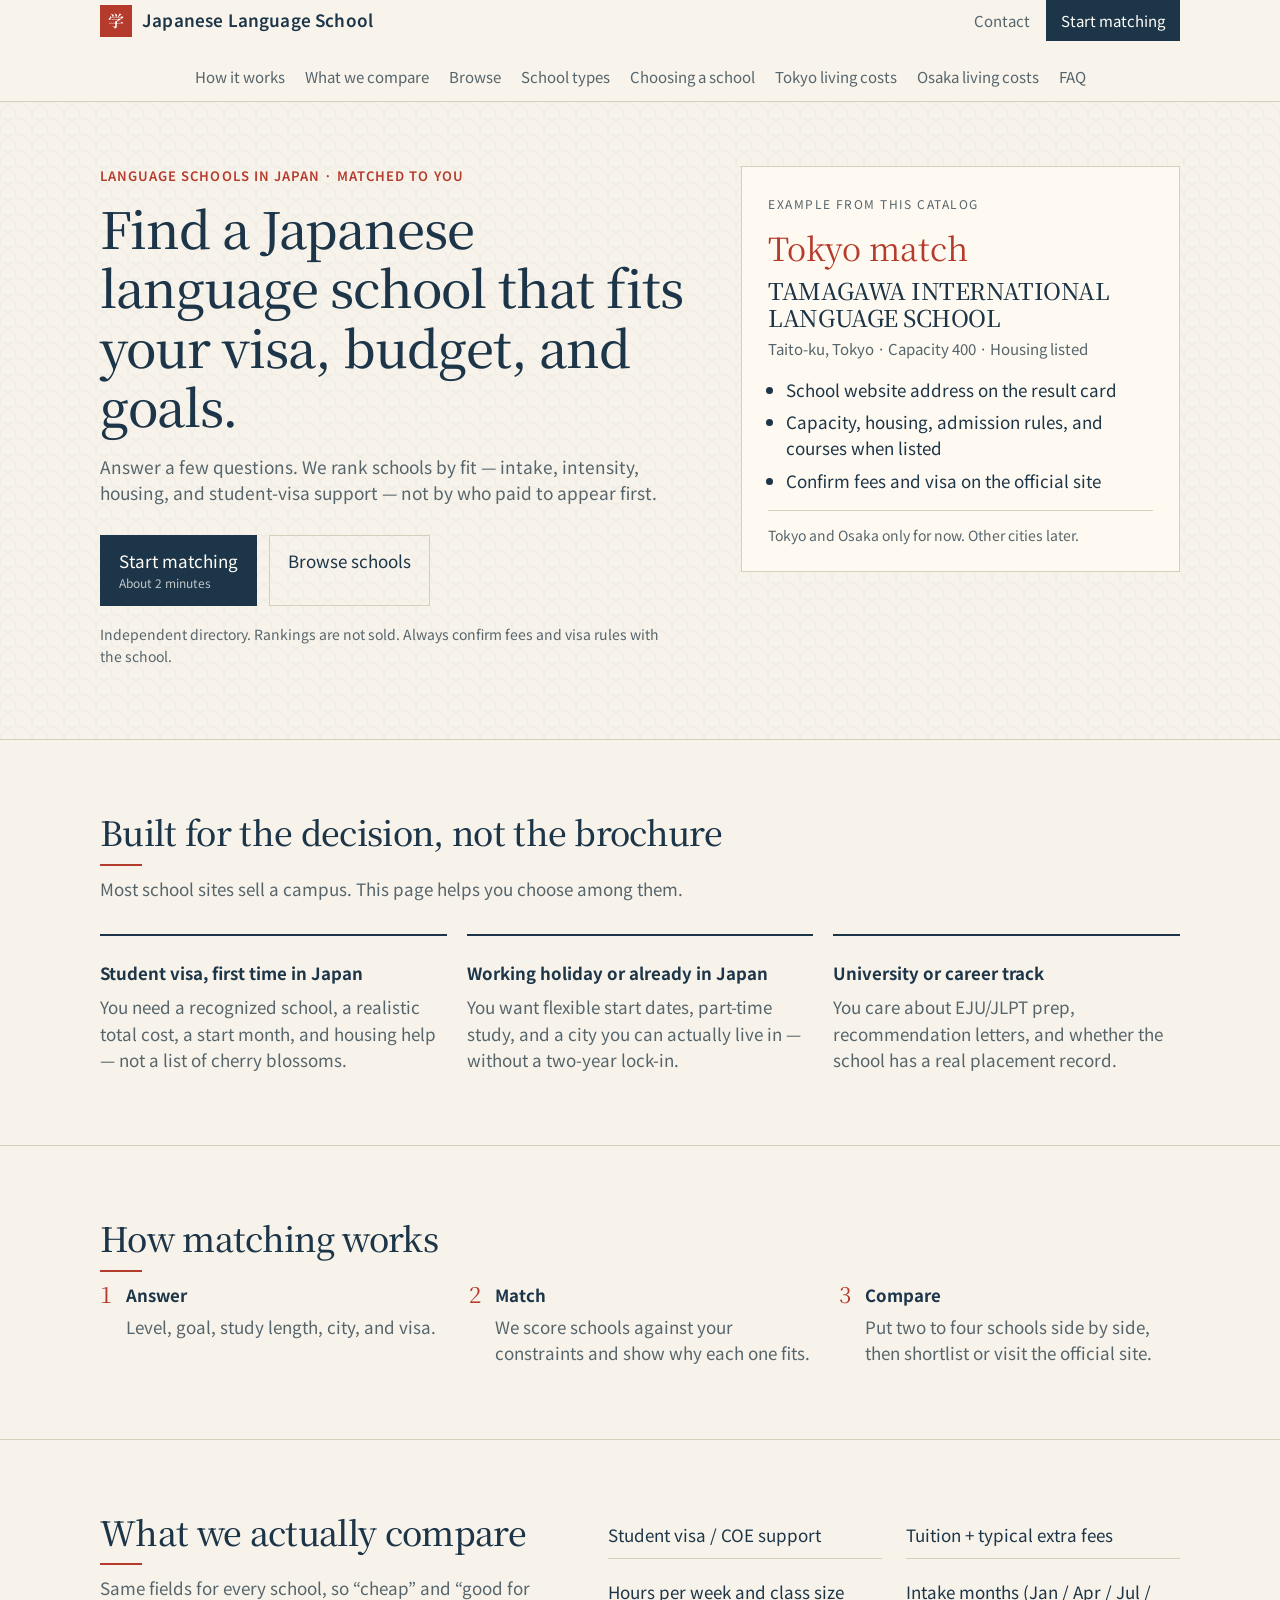
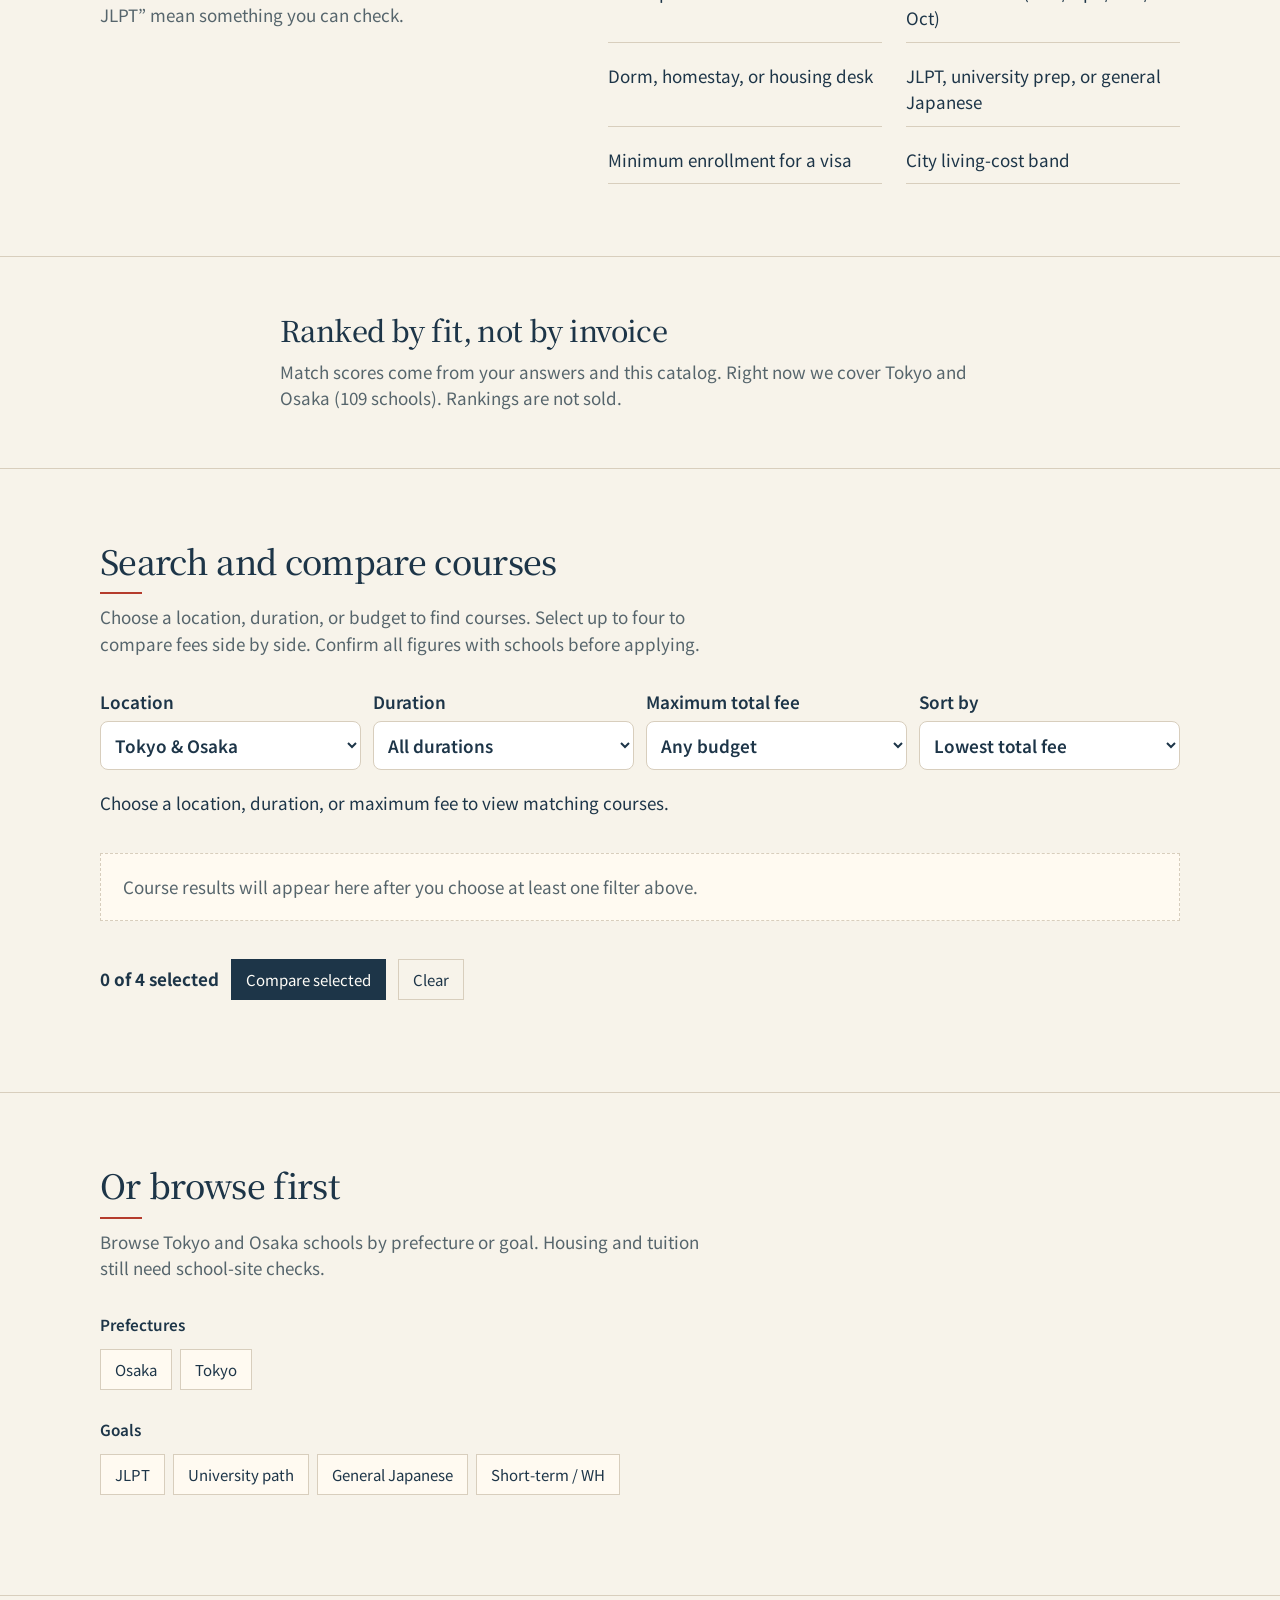
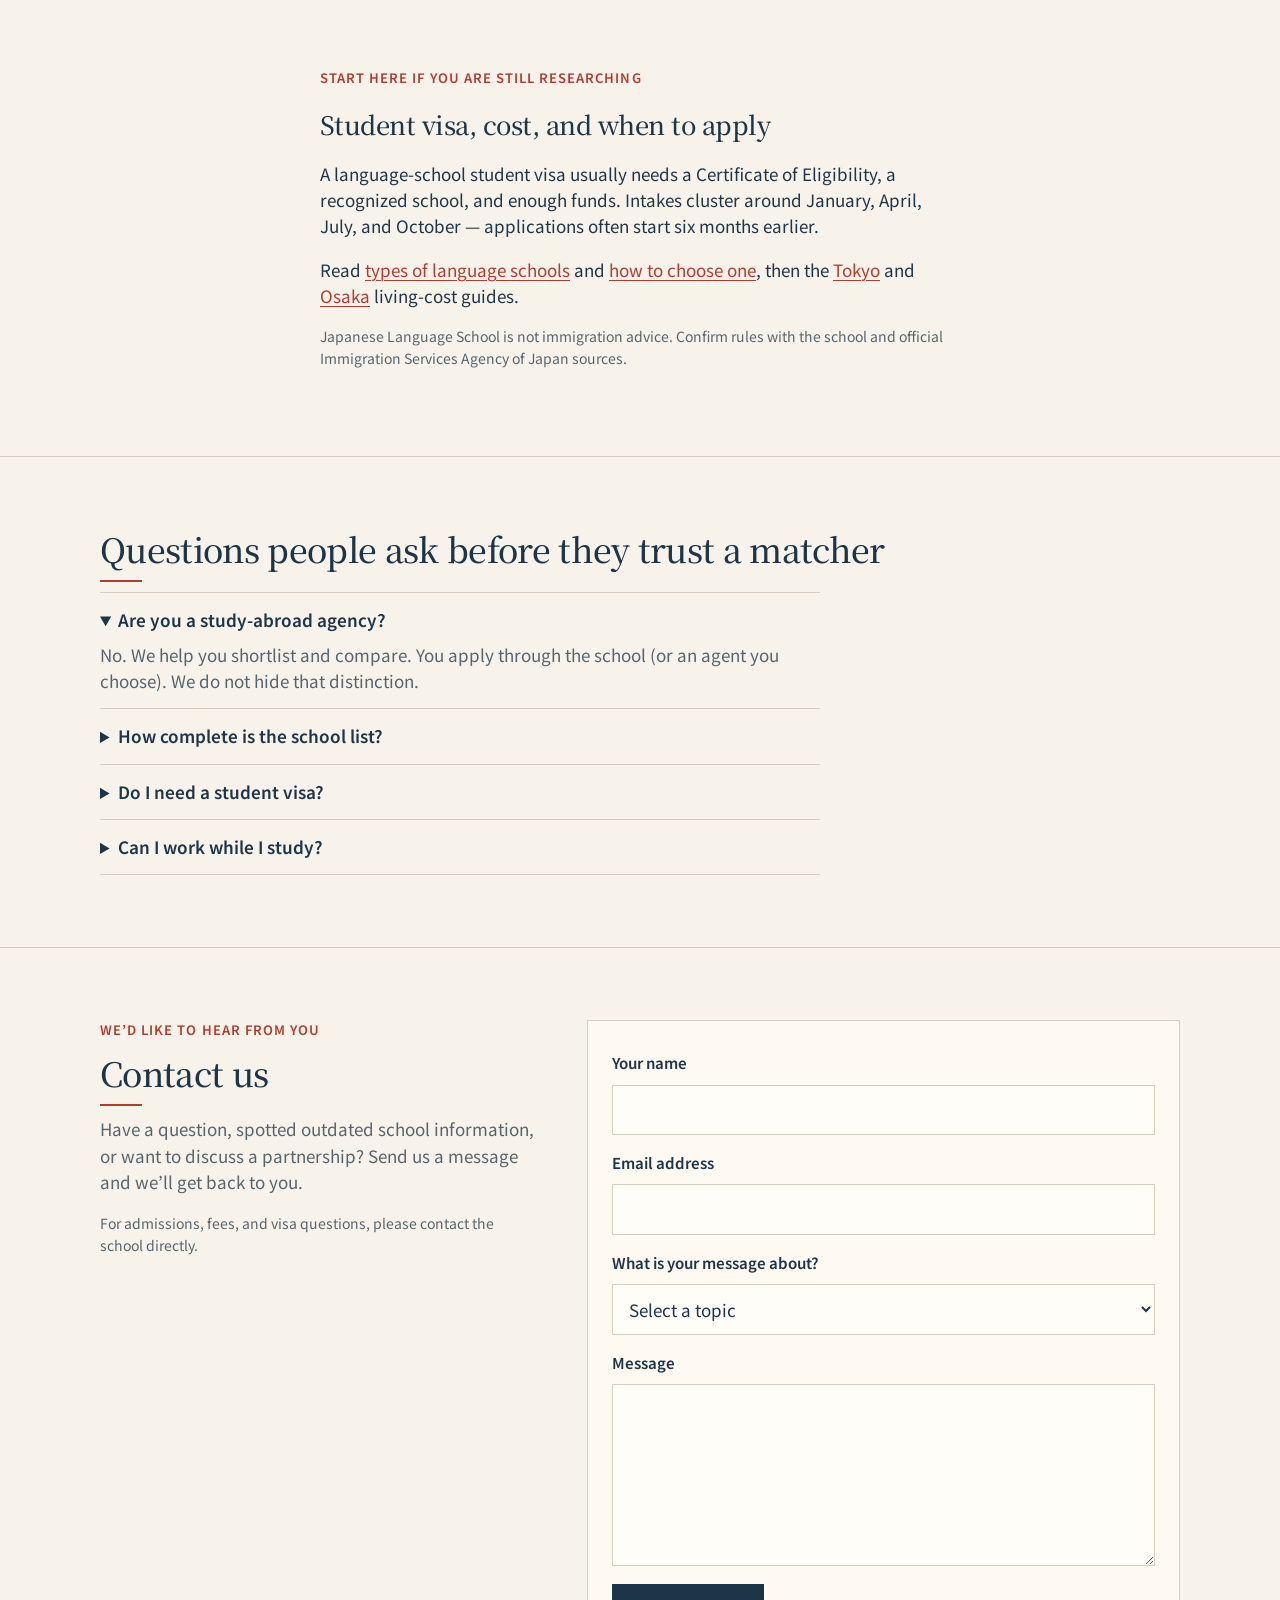
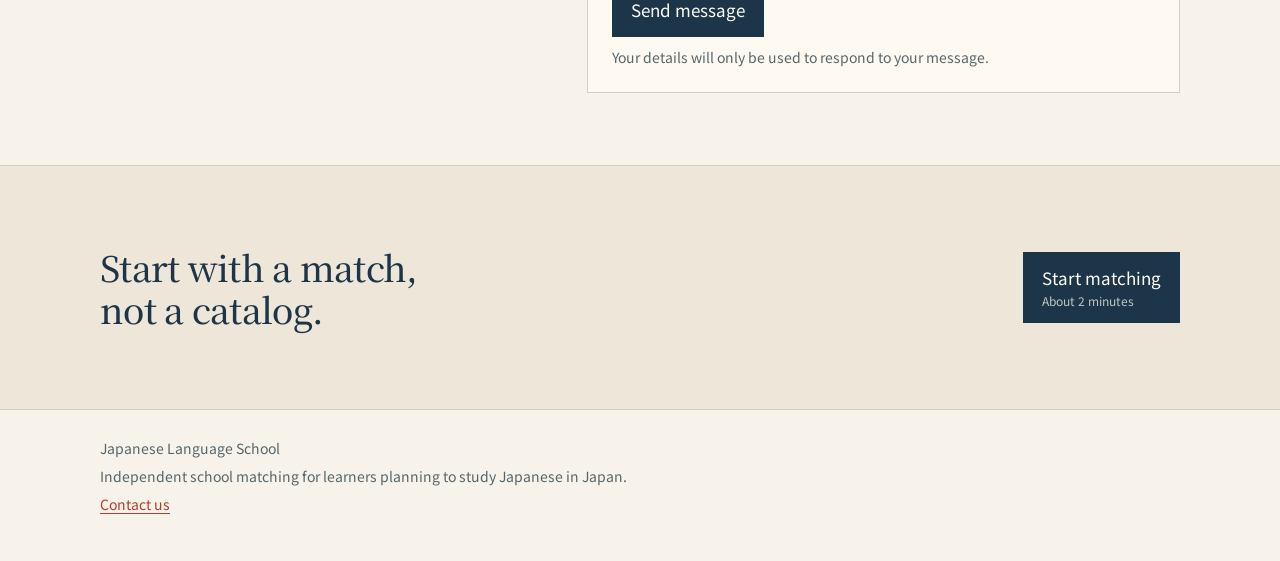
<file: index.html>
<!DOCTYPE html>
<html lang="en">
  <head>
    <script async src="https://pagead2.googlesyndication.com/pagead/js/adsbygoogle.js?client=ca-pub-7406253083388654" crossorigin="anonymous"></script>
    <meta charset="UTF-8" />
    <meta name="viewport" content="width=device-width, initial-scale=1.0" />
    <title>Japanese Language School — Find a school in Japan</title>
    <meta
      name="description"
      content="Match a Japanese language school in Japan to your visa, budget, goals, and timeline. Compare programs fairly — not by who paid to rank higher."
    />
    <link rel="preconnect" href="https://fonts.googleapis.com" />
    <link rel="preconnect" href="https://fonts.gstatic.com" crossorigin />
    <link
      href="https://fonts.googleapis.com/css2?family=Noto+Sans+JP:wght@400;500;600;700&family=Noto+Serif+JP:wght@500;600&display=swap"
      rel="stylesheet"
    />
    <link rel="stylesheet" href="styles.css" />
  </head>
  <body>
    <header class="site-header">
      <div class="container header-inner">
        <a class="logo" href="#top">
          <span class="logo-mark" aria-hidden="true">学</span>
          <span class="logo-text">Japanese Language School</span>
        </a>
        <nav class="nav" aria-label="Primary">
          <a href="#how">How it works</a>
          <a href="#compare-what">What we compare</a>
          <a href="#browse">Browse</a>
          <a href="types-of-language-schools.html">School types</a>
          <a href="choosing-a-language-school.html">Choosing a school</a>
          <a href="tokyo-living-costs.html">Tokyo living costs</a>
          <a href="osaka-living-costs.html">Osaka living costs</a>
          <a href="#faq">FAQ</a>
        </nav>
        <div class="header-actions">
          <a class="header-contact" href="#contact">Contact</a>
          <button class="btn btn-primary btn-sm" type="button" data-open-quiz>
            Start matching
          </button>
        </div>
      </div>
    </header>

    <main id="top">
      <section class="hero">
        <div class="container hero-grid">
          <div class="hero-copy">
            <p class="eyebrow">Language schools in Japan · matched to you</p>
            <h1>Find a Japanese language school that fits your visa, budget, and goals.</h1>
            <p class="lede">
              Answer a few questions. We rank schools by fit — intake, intensity,
              housing, and student-visa support — not by who paid to appear first.
            </p>
            <div class="hero-actions">
              <button class="btn btn-primary" type="button" data-open-quiz>
                Start matching
                <span class="btn-meta">About 2 minutes</span>
              </button>
              <a class="btn btn-ghost" href="#browse">Browse schools</a>
            </div>
            <p class="hero-note">
              Independent directory. Rankings are not sold. Always confirm fees and
              visa rules with the school.
            </p>
          </div>
          <aside class="hero-card" aria-label="Example match result">
            <p class="hero-card-kicker">Example from this catalog</p>
            <p class="hero-card-score">Tokyo match</p>
            <h2 class="hero-card-title">TAMAGAWA INTERNATIONAL LANGUAGE SCHOOL</h2>
            <p class="hero-card-meta">Taito-ku, Tokyo · Capacity 400 · Housing listed</p>
            <ul class="why-list">
              <li>School website address on the result card</li>
              <li>Capacity, housing, admission rules, and courses when listed</li>
              <li>Confirm fees and visa on the official site</li>
            </ul>
            <p class="tradeoff">Tokyo and Osaka only for now. Other cities later.</p>
          </aside>
        </div>
      </section>

      <section class="personas" id="who">
        <div class="container">
          <h2 class="section-title">Built for the decision, not the brochure</h2>
          <p class="section-lead">
            Most school sites sell a campus. This page helps you choose among them.
          </p>
          <div class="card-row">
            <article class="plain-card">
              <h3>Student visa, first time in Japan</h3>
              <p>
                You need a recognized school, a realistic total cost, a start month,
                and housing help — not a list of cherry blossoms.
              </p>
            </article>
            <article class="plain-card">
              <h3>Working holiday or already in Japan</h3>
              <p>
                You want flexible start dates, part-time study, and a city you can
                actually live in — without a two-year lock-in.
              </p>
            </article>
            <article class="plain-card">
              <h3>University or career track</h3>
              <p>
                You care about EJU/JLPT prep, recommendation letters, and whether
                the school has a real placement record.
              </p>
            </article>
          </div>
        </div>
      </section>

      <section class="how" id="how">
        <div class="container">
          <h2 class="section-title">How matching works</h2>
          <ol class="steps">
            <li>
              <span class="step-num">1</span>
              <div>
                <h3>Answer</h3>
                <p>Level, goal, study length, city, and visa.</p>
              </div>
            </li>
            <li>
              <span class="step-num">2</span>
              <div>
                <h3>Match</h3>
                <p>We score schools against your constraints and show why each one fits.</p>
              </div>
            </li>
            <li>
              <span class="step-num">3</span>
              <div>
                <h3>Compare</h3>
                <p>Put two to four schools side by side, then shortlist or visit the official site.</p>
              </div>
            </li>
          </ol>
        </div>
      </section>

      <section class="compare-what" id="compare-what">
        <div class="container split">
          <div>
            <h2 class="section-title">What we actually compare</h2>
            <p class="section-lead">
              Same fields for every school, so “cheap” and “good for JLPT” mean
              something you can check.
            </p>
          </div>
          <ul class="compare-grid">
            <li>Student visa / COE support</li>
            <li>Tuition + typical extra fees</li>
            <li>Hours per week and class size</li>
            <li>Intake months (Jan / Apr / Jul / Oct)</li>
            <li>Dorm, homestay, or housing desk</li>
            <li>JLPT, university prep, or general Japanese</li>
            <li>Minimum enrollment for a visa</li>
            <li>City living-cost band</li>
          </ul>
        </div>
      </section>

      <section class="trust" id="trust">
        <div class="container trust-box">
          <h2>Ranked by fit, not by invoice</h2>
          <p>
            Match scores come from your answers and this catalog. Right now we
            cover Tokyo and Osaka (109 schools). Rankings are not sold.
          </p>
        </div>
      </section>

      <section class="browse" id="course-compare">
  <div class="container">
    <h2 class="section-title">Search and compare courses</h2>
    <p class="section-lead">Choose a location, duration, or budget to find courses. Select up to four to compare fees side by side. Confirm all figures with schools before applying.</p>
    <div class="compare-controls">
      <label>Location <select id="compare-city"><option value="all">Tokyo &amp; Osaka</option><option value="tokyo">Tokyo</option><option value="osaka">Osaka</option></select></label>
      <label>Duration <select id="compare-duration"><option value="all">All durations</option><option value="12">12 months</option><option value="15">15 months</option><option value="18">18 months</option><option value="24">24 months</option></select></label>
      <label>Maximum total fee <select id="compare-budget"><option value="all">Any budget</option><option value="700000">¥700,000</option><option value="1000000">¥1,000,000</option><option value="1500000">¥1,500,000</option><option value="2000000">¥2,000,000</option></select></label>
      <label>Sort by <select id="compare-sort"><option value="fee">Lowest total fee</option><option value="duration">Shortest duration</option><option value="name">School name</option></select></label>
    </div>
    <p id="compare-status" role="status">Loading courses…</p>
    <div id="compare-course-results" class="compare-course-grid"></div>
    <div class="compare-selection-bar"><strong id="compare-selected-count">0 of 4 selected</strong><button class="btn btn-primary btn-sm" id="compare-selected-button" type="button" disabled>Compare selected</button><button class="btn btn-ghost btn-sm" id="compare-clear-button" type="button">Clear</button></div>
    <div id="compare-table-container" tabindex="-1" hidden></div>
  </div>
</section>
<section class="browse" id="browse">
        <div class="container">
          <h2 class="section-title">Or browse first</h2>
          <p class="section-lead">
            Browse Tokyo and Osaka schools by prefecture or goal. Housing and tuition still need school-site checks.
          </p>
          <div class="chip-block">
            <h3>Prefectures</h3>
            <div class="chips" id="city-chips"></div>
          </div>
          <div class="chip-block">
            <h3>Goals</h3>
            <div class="chips">
              <button type="button" class="chip" data-browse-goal="jlpt">JLPT</button>
              <button type="button" class="chip" data-browse-goal="university">University path</button>
              <button type="button" class="chip" data-browse-goal="general">General Japanese</button>
              <button type="button" class="chip" data-browse-goal="short">Short-term / WH</button>
            </div>
          </div>
          <p id="course-data-status" role="status"></p>
          <div id="browse-results" class="school-grid" hidden></div>
        </div>
      </section>

      <section class="guide" id="guide">
        <div class="container guide-inner">
          <p class="eyebrow">Start here if you are still researching</p>
          <h2>Student visa, cost, and when to apply</h2>
          <p>
            A language-school student visa usually needs a Certificate of Eligibility,
            a recognized school, and enough funds. Intakes cluster around January,
            April, July, and October — applications often start six months earlier.
          </p>
          <p>
            Read
            <a href="types-of-language-schools.html">types of language schools</a>
            and
            <a href="choosing-a-language-school.html">how to choose one</a>,
            then the
            <a href="tokyo-living-costs.html">Tokyo</a>
            and
            <a href="osaka-living-costs.html">Osaka</a>
            living-cost guides.
          </p>
          <p class="guide-note">
            Japanese Language School is not immigration advice. Confirm rules with the school and
            official Immigration Services Agency of Japan sources.
          </p>
        </div>
      </section>

      <section class="faq" id="faq">
        <div class="container">
          <h2 class="section-title">Questions people ask before they trust a matcher</h2>
          <div class="faq-list">
            <details open>
              <summary>Are you a study-abroad agency?</summary>
              <p>
                No. We help you shortlist and compare. You apply through the school
                (or an agent you choose). We do not hide that distinction.
              </p>
            </details>
            <details>
              <summary>How complete is the school list?</summary>
              <p>
                This catalog is Tokyo and Osaka only for now — 109 schools, not
                every language school in Japan. Other cities come later.
              </p>
            </details>
            <details>
              <summary>Do I need a student visa?</summary>
              <p>
                Full-time programs over a few months usually do. Working-holiday and
                other statuses can use short or part-time courses. The quiz treats visa
                as a hard filter, not a suggestion.
              </p>
            </details>
            <details>
              <summary>Can I work while I study?</summary>
              <p>
                Student-visa holders typically need permission to work part-time, with
                hour limits. Schools differ in how much they help. We flag housing and
                schedule intensity because those affect whether work is realistic.
              </p>
            </details>
          </div>
        </div>
      </section>

      <section class="contact" id="contact">
        <div class="container contact-layout">
          <div class="contact-copy">
            <p class="eyebrow">We’d like to hear from you</p>
            <h2 class="section-title">Contact us</h2>
            <p class="section-lead">
              Have a question, spotted outdated school information, or want to discuss a partnership?
              Send us a message and we’ll get back to you.
            </p>
            <p class="contact-note">For admissions, fees, and visa questions, please contact the school directly.</p>
          </div>
          <form class="contact-form" name="contact" method="POST" data-netlify="true" netlify-honeypot="bot-field">
            <input type="hidden" name="form-name" value="contact" />
            <p class="contact-honeypot" hidden>
              <label>Leave this field empty: <input name="bot-field" /></label>
            </p>
            <label for="contact-name">Your name</label>
            <input id="contact-name" name="name" type="text" autocomplete="name" required />

            <label for="contact-email">Email address</label>
            <input id="contact-email" name="email" type="email" autocomplete="email" required />

            <label for="contact-reason">What is your message about?</label>
            <select id="contact-reason" name="reason" required>
              <option value="" selected disabled>Select a topic</option>
              <option value="school-information">Report or ask about school information</option>
              <option value="website-feedback">Website feedback</option>
              <option value="partnership">Partnership or business inquiry</option>
              <option value="other">Other</option>
            </select>

            <label for="contact-message">Message</label>
            <textarea id="contact-message" name="message" rows="6" required></textarea>

            <button class="btn btn-primary contact-submit" type="submit">Send message</button>
            <p class="contact-privacy">Your details will only be used to respond to your message.</p>
          </form>
        </div>
      </section>

      <section class="closing">
        <div class="container closing-inner">
          <h2>Start with a match, not a catalog.</h2>
          <button class="btn btn-primary" type="button" data-open-quiz>
            Start matching
            <span class="btn-meta">About 2 minutes</span>
          </button>
        </div>
      </section>
    </main>

    <footer class="site-footer">
      <div class="container footer-inner">
        <p>Japanese Language School</p>
        <p>Independent school matching for learners planning to study Japanese in Japan.</p>
        <p><a href="#contact">Contact us</a></p>
      </div>
    </footer>

    <div class="quiz" id="quiz" hidden>
      <div class="quiz-panel" role="dialog" aria-modal="true" aria-labelledby="quiz-title">
        <div class="quiz-bar">
          <p id="quiz-title" class="quiz-brand">School matcher</p>
          <button class="quiz-close" type="button" data-close-quiz aria-label="Close matcher">
            Close
          </button>
        </div>
        <div class="quiz-progress" aria-hidden="true">
          <div class="quiz-progress-fill" id="quiz-progress-fill"></div>
        </div>
        <div id="quiz-body"></div>
      </div>
    </div>

    <style>
      .compare-controls{display:grid;grid-template-columns:repeat(auto-fit,minmax(175px,1fr));gap:12px;margin:20px 0}.compare-controls label{display:flex;flex-direction:column;gap:6px;font-weight:600}.compare-controls select{padding:10px;border:1px solid #aab4bd;border-radius:8px;background:white;max-width:100%}.compare-course-grid{display:grid;grid-template-columns:repeat(auto-fit,minmax(250px,1fr));gap:14px;margin:18px 0}.compare-course-card{border:1px solid #d5dce1;border-radius:12px;padding:16px;background:white}.compare-course-card h3{font-size:1.05rem;margin:8px 0}.compare-course-card p{margin:5px 0}.compare-course-card label{display:flex;gap:9px;align-items:center;cursor:pointer;font-weight:600}.compare-selection-bar{display:flex;align-items:center;gap:12px;flex-wrap:wrap;margin:20px 0}.compare-table-scroll{overflow-x:auto}.compare-table{border-collapse:collapse;width:100%;min-width:650px;background:white}.compare-table th,.compare-table td{padding:12px;border:1px solid #d5dce1;text-align:left;vertical-align:top}.compare-table th{background:#eef4f6}.compare-course-card small{display:block;color:#666;margin-top:8px}
    </style>
    <script src="data/schools.js"></script>
    <script src="app.js"></script>
  </body>
</html>
</file>
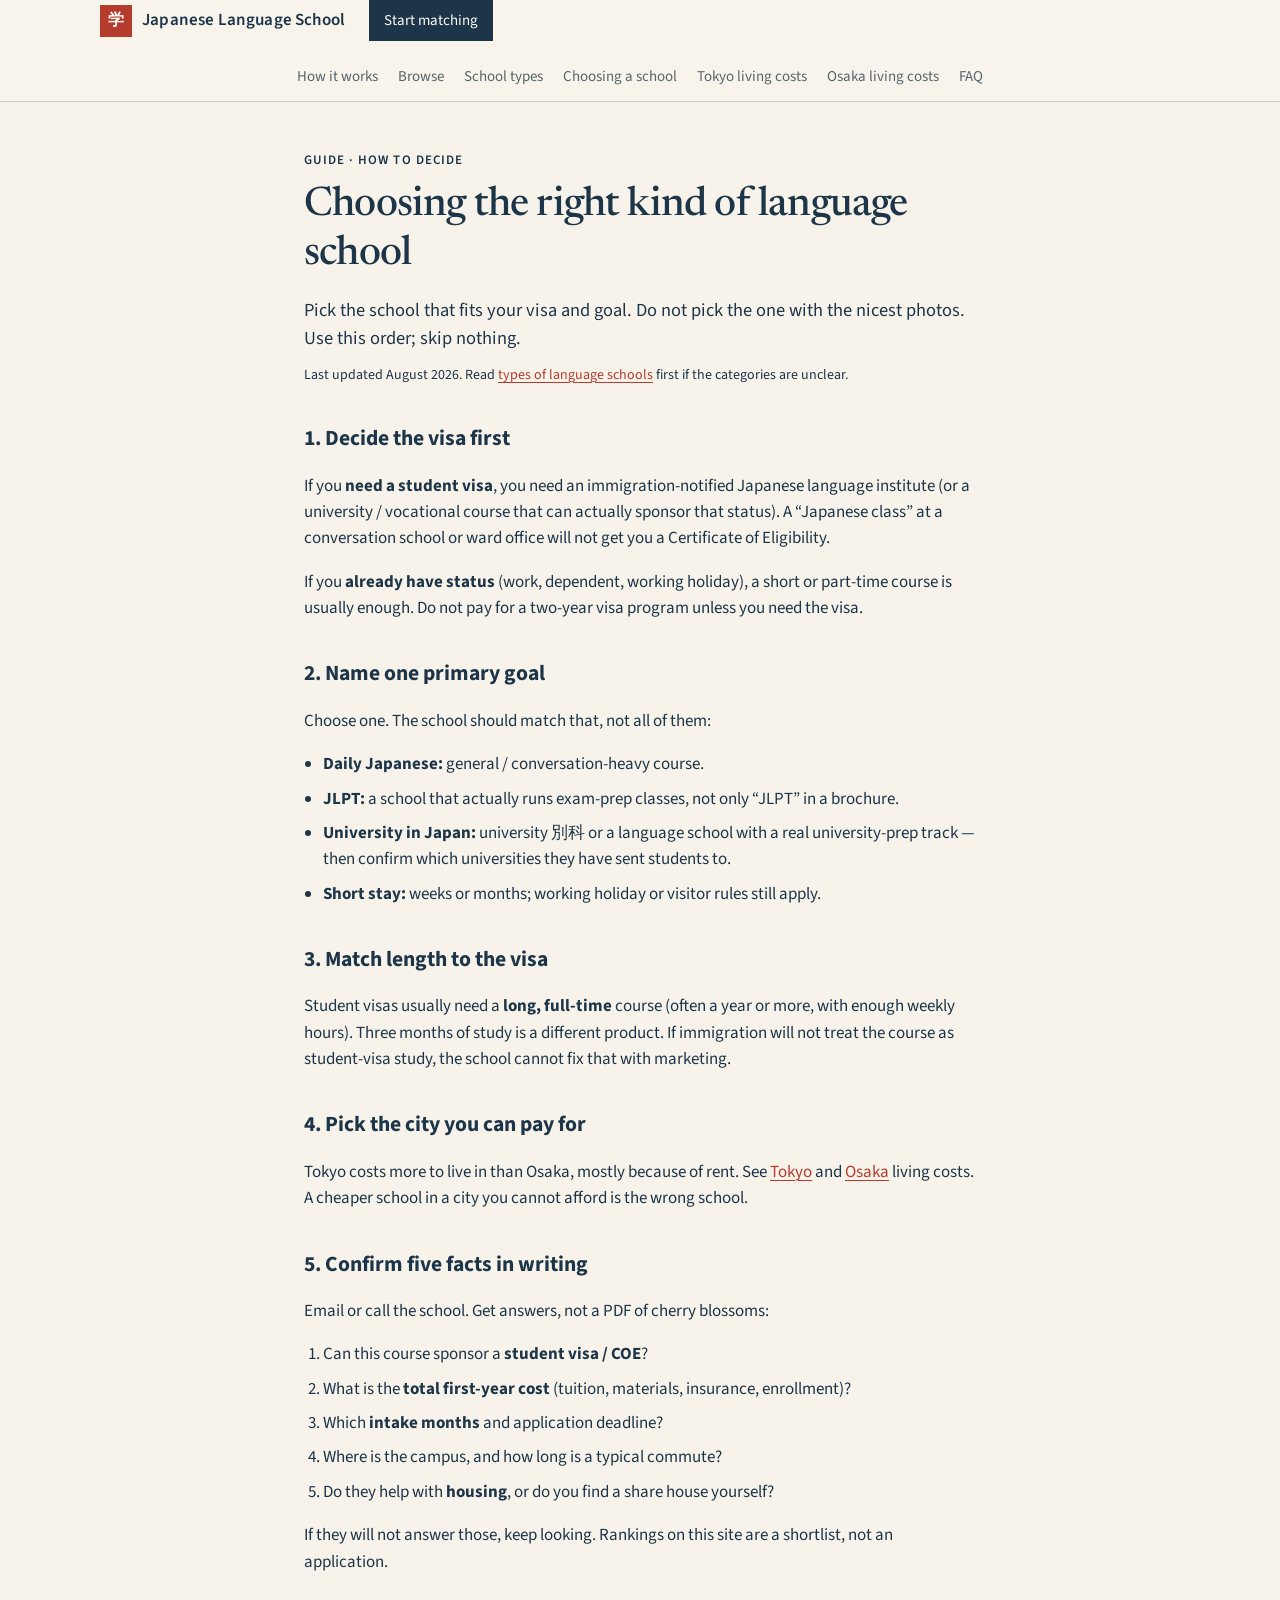
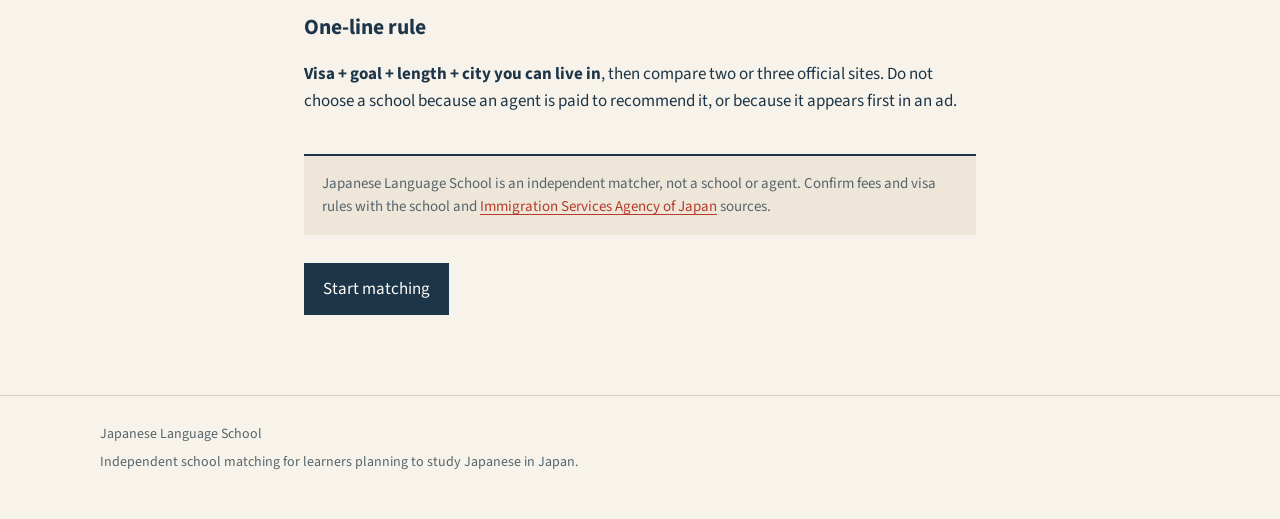
<file: choosing-a-language-school.html>
<!DOCTYPE html>
<html lang="en">
  <head>
    <script async src="https://pagead2.googlesyndication.com/pagead/js/adsbygoogle.js?client=ca-pub-7406253083388654" crossorigin="anonymous"></script>
    <meta charset="UTF-8" />
    <meta name="viewport" content="width=device-width, initial-scale=1.0" />
    <title>Choosing the right kind of language school in Japan — Japanese Language School</title>
    <meta
      name="description"
      content="A short, precise guide to choosing a Japanese language school: visa, goal, length, city, and what to confirm before you apply."
    />
    <link rel="preconnect" href="https://fonts.googleapis.com" />
    <link rel="preconnect" href="https://fonts.gstatic.com" crossorigin />
    <link
      href="https://fonts.googleapis.com/css2?family=Newsreader:ital,opsz,wght@0,6..72,500;0,6..72,600;1,6..72,500&family=Source+Sans+3:ital,wght@0,400;0,500;0,600;1,400&display=swap"
      rel="stylesheet"
    />
    <link rel="stylesheet" href="styles.css" />
  </head>
  <body>
    <header class="site-header">
      <div class="container header-inner">
        <a class="logo" href="index.html">
          <span class="logo-mark" aria-hidden="true">学</span>
          <span class="logo-text">Japanese Language School</span>
        </a>
        <nav class="nav" aria-label="Primary">
          <a href="index.html#how">How it works</a>
          <a href="index.html#browse">Browse</a>
          <a href="types-of-language-schools.html">School types</a>
          <a href="choosing-a-language-school.html" aria-current="page">Choosing a school</a>
          <a href="tokyo-living-costs.html">Tokyo living costs</a>
          <a href="osaka-living-costs.html">Osaka living costs</a>
          <a href="index.html#faq">FAQ</a>
        </nav>
        <a class="btn btn-primary btn-sm" href="index.html">Start matching</a>
      </div>
    </header>

    <main class="article" id="top">
      <article class="container article-wrap">
        <p class="eyebrow">Guide · how to decide</p>
        <h1>Choosing the right kind of language school</h1>
        <p class="article-lede">
          Pick the school that fits your visa and goal. Do not pick the one with
          the nicest photos. Use this order; skip nothing.
        </p>
        <p class="article-meta">
          Last updated August 2026. Read
          <a href="types-of-language-schools.html">types of language schools</a>
          first if the categories are unclear.
        </p>

        <h2>1. Decide the visa first</h2>
        <p>
          If you <strong>need a student visa</strong>, you need an
          immigration-notified Japanese language institute (or a university /
          vocational course that can actually sponsor that status). A
          “Japanese class” at a conversation school or ward office will not get
          you a Certificate of Eligibility.
        </p>
        <p>
          If you <strong>already have status</strong> (work, dependent, working
          holiday), a short or part-time course is usually enough. Do not pay
          for a two-year visa program unless you need the visa.
        </p>

        <h2>2. Name one primary goal</h2>
        <p>
          Choose one. The school should match that, not all of them:
        </p>
        <ul>
          <li><strong>Daily Japanese:</strong> general / conversation-heavy course.</li>
          <li><strong>JLPT:</strong> a school that actually runs exam-prep classes, not only “JLPT” in a brochure.</li>
          <li><strong>University in Japan:</strong> university 別科 or a language school with a real university-prep track — then confirm which universities they have sent students to.</li>
          <li><strong>Short stay:</strong> weeks or months; working holiday or visitor rules still apply.</li>
        </ul>

        <h2>3. Match length to the visa</h2>
        <p>
          Student visas usually need a <strong>long, full-time</strong> course
          (often a year or more, with enough weekly hours). Three months of
          study is a different product. If immigration will not treat the
          course as student-visa study, the school cannot fix that with
          marketing.
        </p>

        <h2>4. Pick the city you can pay for</h2>
        <p>
          Tokyo costs more to live in than Osaka, mostly because of rent. See
          <a href="tokyo-living-costs.html">Tokyo</a>
          and
          <a href="osaka-living-costs.html">Osaka</a>
          living costs. A cheaper school in a city you cannot afford is the
          wrong school.
        </p>

        <h2>5. Confirm five facts in writing</h2>
        <p>Email or call the school. Get answers, not a PDF of cherry blossoms:</p>
        <ol>
          <li>Can this course sponsor a <strong>student visa / COE</strong>?</li>
          <li>What is the <strong>total first-year cost</strong> (tuition, materials, insurance, enrollment)?</li>
          <li>Which <strong>intake months</strong> and application deadline?</li>
          <li>Where is the campus, and how long is a typical commute?</li>
          <li>Do they help with <strong>housing</strong>, or do you find a share house yourself?</li>
        </ol>
        <p>
          If they will not answer those, keep looking. Rankings on this site
          are a shortlist, not an application.
        </p>

        <h2>One-line rule</h2>
        <p>
          <strong>Visa + goal + length + city you can live in</strong>, then
          compare two or three official sites. Do not choose a school because
          an agent is paid to recommend it, or because it appears first in an
          ad.
        </p>

        <aside class="article-note">
          <p>
            Japanese Language School is an independent matcher, not a school or
            agent. Confirm fees and visa rules with the school and
            <a href="https://www.isa.go.jp/en/index.html" target="_blank" rel="noopener noreferrer">Immigration Services Agency of Japan</a>
            sources.
          </p>
        </aside>

        <p class="article-cta">
          <a class="btn btn-primary" href="index.html">Start matching</a>
        </p>
      </article>
    </main>

    <footer class="site-footer">
      <div class="container footer-inner">
        <p>Japanese Language School</p>
        <p>Independent school matching for learners planning to study Japanese in Japan.</p>
      </div>
    </footer>
  </body>
</html>
</file>
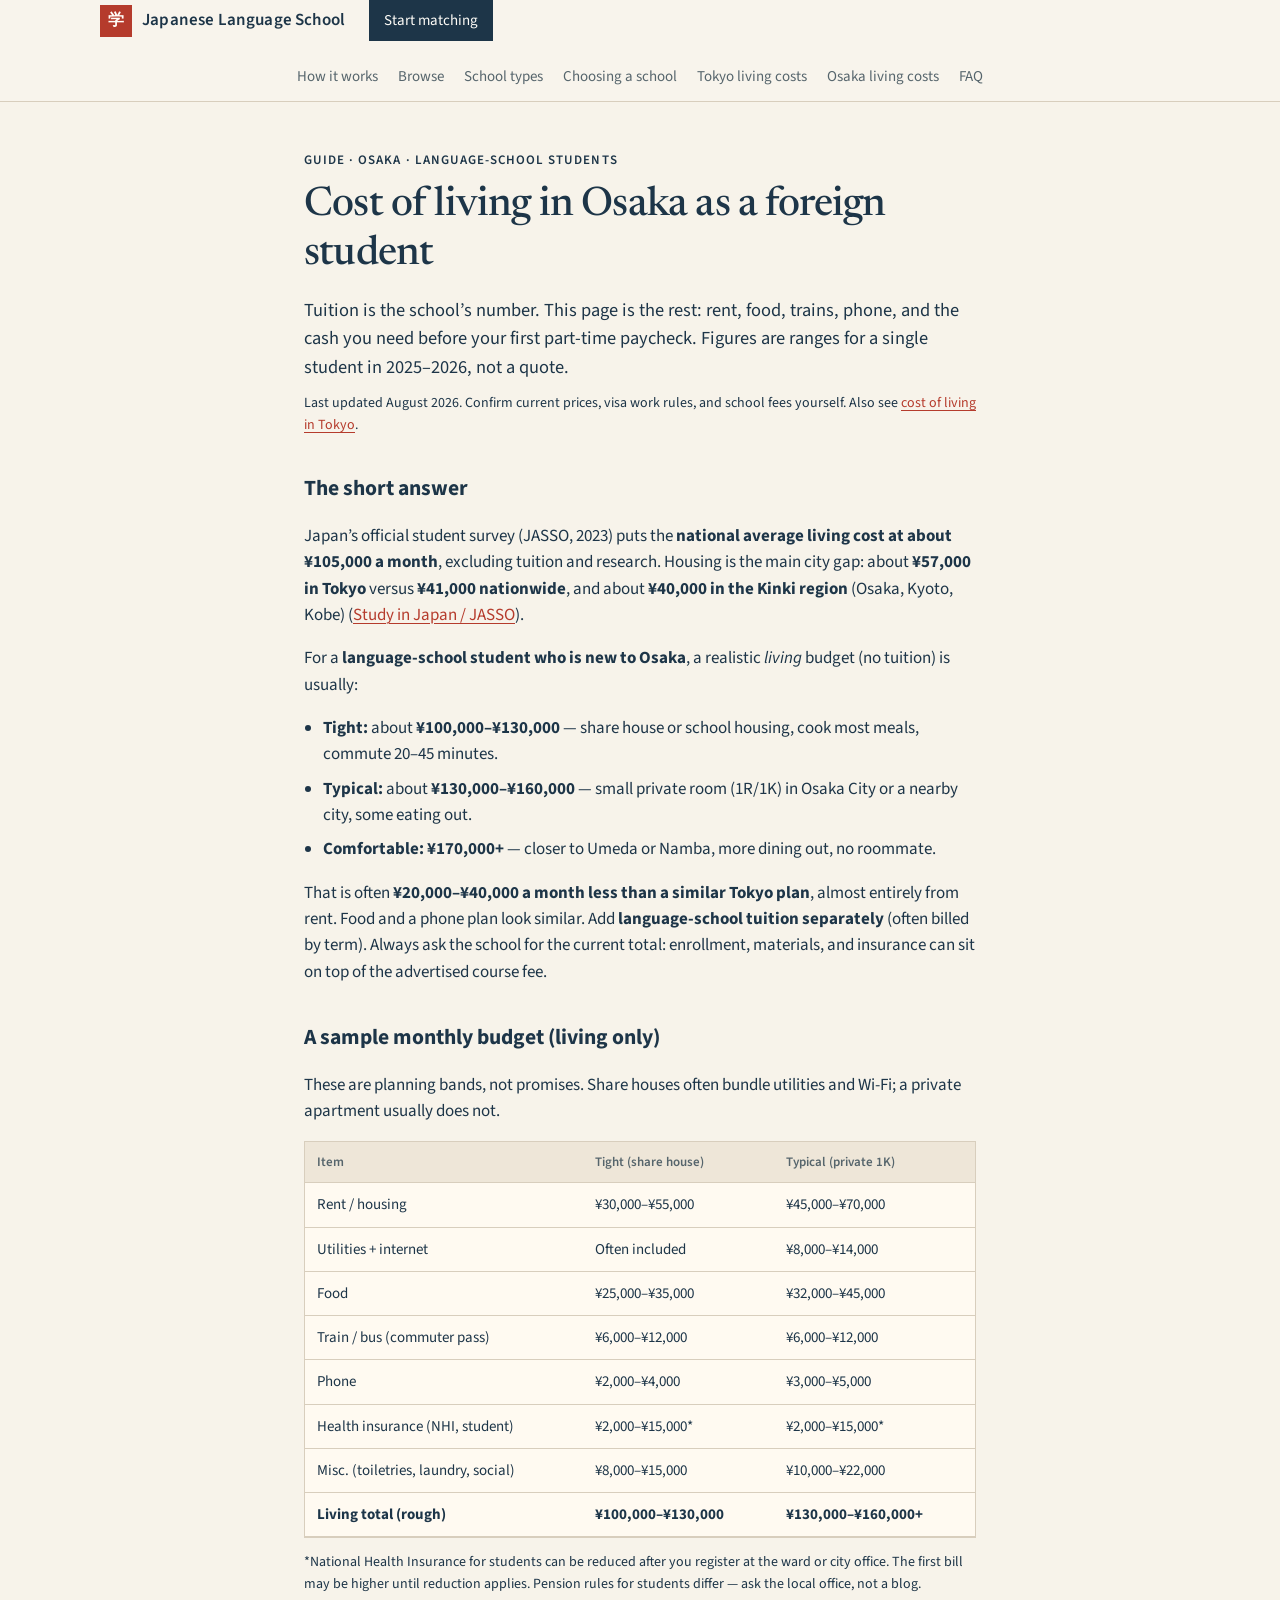
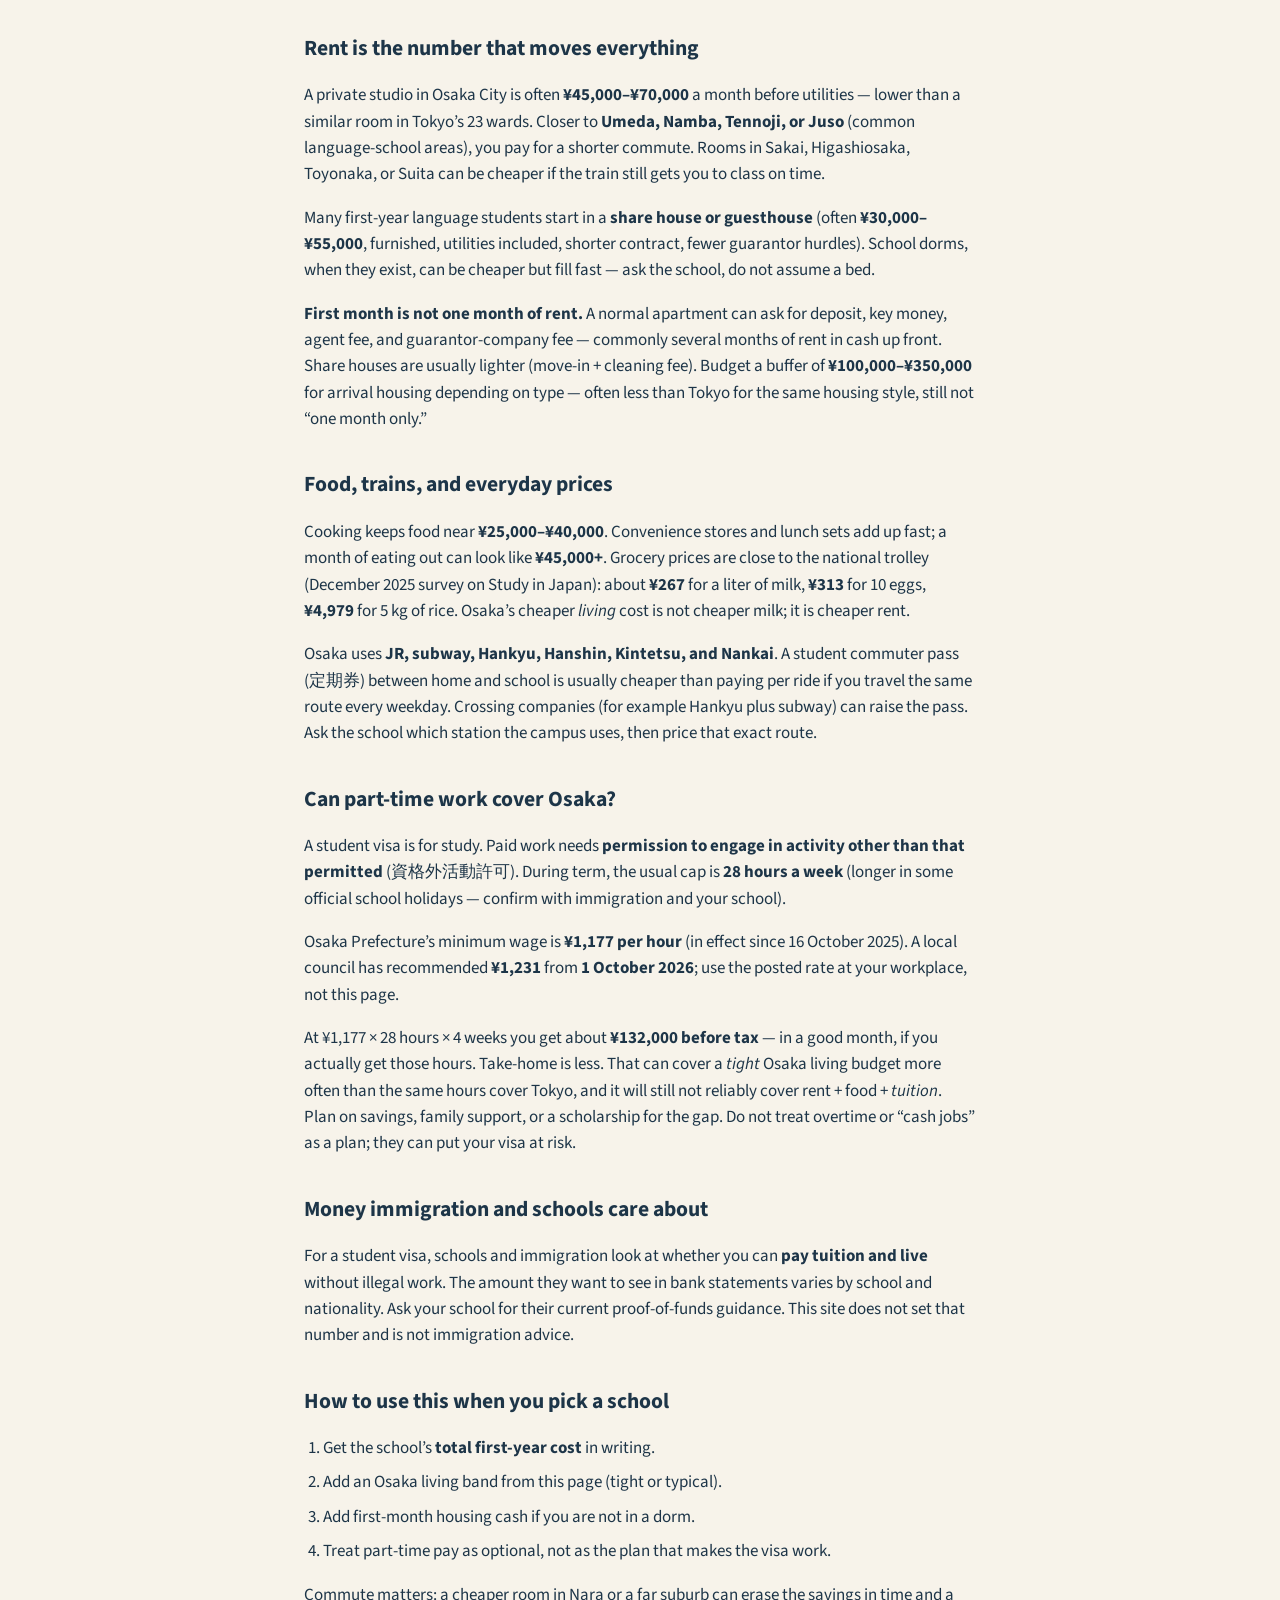
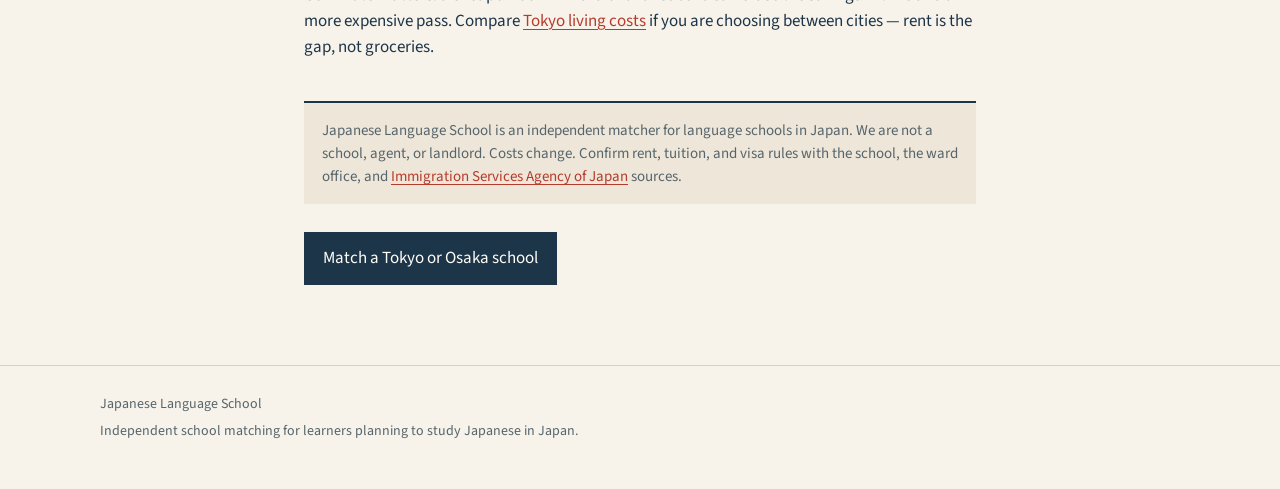
<file: osaka-living-costs.html>
<!DOCTYPE html>
<html lang="en">
  <head>
    <script async src="https://pagead2.googlesyndication.com/pagead/js/adsbygoogle.js?client=ca-pub-7406253083388654" crossorigin="anonymous"></script>
    <meta charset="UTF-8" />
    <meta name="viewport" content="width=device-width, initial-scale=1.0" />
    <title>Cost of living in Osaka as a foreign student — Japanese Language School</title>
    <meta
      name="description"
      content="A practical Osaka living-cost guide for language-school students: rent, food, trains, first-month fees, and what part-time work can cover. Not tuition."
    />
    <link rel="preconnect" href="https://fonts.googleapis.com" />
    <link rel="preconnect" href="https://fonts.gstatic.com" crossorigin />
    <link
      href="https://fonts.googleapis.com/css2?family=Newsreader:ital,opsz,wght@0,6..72,500;0,6..72,600;1,6..72,500&family=Source+Sans+3:ital,wght@0,400;0,500;0,600;1,400&display=swap"
      rel="stylesheet"
    />
    <link rel="stylesheet" href="styles.css" />
  </head>
  <body>
    <header class="site-header">
      <div class="container header-inner">
        <a class="logo" href="index.html">
          <span class="logo-mark" aria-hidden="true">学</span>
          <span class="logo-text">Japanese Language School</span>
        </a>
        <nav class="nav" aria-label="Primary">
          <a href="index.html#how">How it works</a>
          <a href="index.html#browse">Browse</a>
          <a href="types-of-language-schools.html">School types</a>
          <a href="choosing-a-language-school.html">Choosing a school</a>
          <a href="tokyo-living-costs.html">Tokyo living costs</a>
          <a href="osaka-living-costs.html" aria-current="page">Osaka living costs</a>
          <a href="index.html#faq">FAQ</a>
        </nav>
        <a class="btn btn-primary btn-sm" href="index.html">Start matching</a>
      </div>
    </header>

    <main class="article" id="top">
      <article class="container article-wrap">
        <p class="eyebrow">Guide · Osaka · language-school students</p>
        <h1>Cost of living in Osaka as a foreign student</h1>
        <p class="article-lede">
          Tuition is the school’s number. This page is the rest: rent, food, trains,
          phone, and the cash you need before your first part-time paycheck.
          Figures are ranges for a single student in 2025–2026, not a quote.
        </p>
        <p class="article-meta">
          Last updated August 2026. Confirm current prices, visa work rules, and
          school fees yourself. Also see
          <a href="tokyo-living-costs.html">cost of living in Tokyo</a>.
        </p>

        <h2>The short answer</h2>
        <p>
          Japan’s official student survey (JASSO, 2023) puts the
          <strong>national average living cost at about ¥105,000 a month</strong>,
          excluding tuition and research. Housing is the main city gap: about
          <strong>¥57,000 in Tokyo</strong> versus
          <strong>¥41,000 nationwide</strong>, and about
          <strong>¥40,000 in the Kinki region</strong> (Osaka, Kyoto, Kobe)
          (<a href="https://www.studyinjapan.go.jp/en/life/cost-of-living/" target="_blank" rel="noopener noreferrer">Study in Japan / JASSO</a>).
        </p>
        <p>
          For a <strong>language-school student who is new to Osaka</strong>, a
          realistic <em>living</em> budget (no tuition) is usually:
        </p>
        <ul>
          <li><strong>Tight:</strong> about <strong>¥100,000–¥130,000</strong> — share house or school housing, cook most meals, commute 20–45 minutes.</li>
          <li><strong>Typical:</strong> about <strong>¥130,000–¥160,000</strong> — small private room (1R/1K) in Osaka City or a nearby city, some eating out.</li>
          <li><strong>Comfortable:</strong> <strong>¥170,000+</strong> — closer to Umeda or Namba, more dining out, no roommate.</li>
        </ul>
        <p>
          That is often <strong>¥20,000–¥40,000 a month less than a similar Tokyo plan</strong>,
          almost entirely from rent. Food and a phone plan look similar. Add
          <strong>language-school tuition separately</strong> (often billed by term).
          Always ask the school for the current total: enrollment, materials, and
          insurance can sit on top of the advertised course fee.
        </p>

        <h2>A sample monthly budget (living only)</h2>
        <p>
          These are planning bands, not promises. Share houses often bundle
          utilities and Wi‑Fi; a private apartment usually does not.
        </p>
        <div class="table-scroll">
          <table class="cost-table">
            <thead>
              <tr>
                <th>Item</th>
                <th>Tight (share house)</th>
                <th>Typical (private 1K)</th>
              </tr>
            </thead>
            <tbody>
              <tr>
                <td>Rent / housing</td>
                <td>¥30,000–¥55,000</td>
                <td>¥45,000–¥70,000</td>
              </tr>
              <tr>
                <td>Utilities + internet</td>
                <td>Often included</td>
                <td>¥8,000–¥14,000</td>
              </tr>
              <tr>
                <td>Food</td>
                <td>¥25,000–¥35,000</td>
                <td>¥32,000–¥45,000</td>
              </tr>
              <tr>
                <td>Train / bus (commuter pass)</td>
                <td>¥6,000–¥12,000</td>
                <td>¥6,000–¥12,000</td>
              </tr>
              <tr>
                <td>Phone</td>
                <td>¥2,000–¥4,000</td>
                <td>¥3,000–¥5,000</td>
              </tr>
              <tr>
                <td>Health insurance (NHI, student)</td>
                <td>¥2,000–¥15,000*</td>
                <td>¥2,000–¥15,000*</td>
              </tr>
              <tr>
                <td>Misc. (toiletries, laundry, social)</td>
                <td>¥8,000–¥15,000</td>
                <td>¥10,000–¥22,000</td>
              </tr>
              <tr>
                <td><strong>Living total (rough)</strong></td>
                <td><strong>¥100,000–¥130,000</strong></td>
                <td><strong>¥130,000–¥160,000+</strong></td>
              </tr>
            </tbody>
          </table>
        </div>
        <p class="table-note">
          *National Health Insurance for students can be reduced after you register
          at the ward or city office. The first bill may be higher until reduction
          applies. Pension rules for students differ — ask the local office, not a blog.
        </p>

        <h2>Rent is the number that moves everything</h2>
        <p>
          A private studio in Osaka City is often
          <strong>¥45,000–¥70,000</strong> a month before utilities — lower than a
          similar room in Tokyo’s 23 wards. Closer to
          <strong>Umeda, Namba, Tennoji, or Juso</strong> (common language-school
          areas), you pay for a shorter commute. Rooms in Sakai, Higashiosaka,
          Toyonaka, or Suita can be cheaper if the train still gets you to class on time.
        </p>
        <p>
          Many first-year language students start in a
          <strong>share house or guesthouse</strong> (often
          <strong>¥30,000–¥55,000</strong>, furnished, utilities included, shorter
          contract, fewer guarantor hurdles). School dorms, when they exist, can be
          cheaper but fill fast — ask the school, do not assume a bed.
        </p>
        <p>
          <strong>First month is not one month of rent.</strong> A normal apartment
          can ask for deposit, key money, agent fee, and guarantor-company fee —
          commonly several months of rent in cash up front. Share houses are usually
          lighter (move-in + cleaning fee). Budget a buffer of
          <strong>¥100,000–¥350,000</strong> for arrival housing depending on type —
          often less than Tokyo for the same housing style, still not “one month only.”
        </p>

        <h2>Food, trains, and everyday prices</h2>
        <p>
          Cooking keeps food near <strong>¥25,000–¥40,000</strong>. Convenience
          stores and lunch sets add up fast; a month of eating out can look like
          <strong>¥45,000+</strong>. Grocery prices are close to the national
          trolley (December 2025 survey on Study in Japan): about
          <strong>¥267</strong> for a liter of milk,
          <strong>¥313</strong> for 10 eggs,
          <strong>¥4,979</strong> for 5 kg of rice. Osaka’s cheaper
          <em>living</em> cost is not cheaper milk; it is cheaper rent.
        </p>
        <p>
          Osaka uses <strong>JR, subway, Hankyu, Hanshin, Kintetsu, and Nankai</strong>.
          A student commuter pass (定期券) between home and school is usually cheaper
          than paying per ride if you travel the same route every weekday. Crossing
          companies (for example Hankyu plus subway) can raise the pass. Ask the
          school which station the campus uses, then price that exact route.
        </p>

        <h2>Can part-time work cover Osaka?</h2>
        <p>
          A student visa is for study. Paid work needs
          <strong>permission to engage in activity other than that permitted</strong>
          (資格外活動許可). During term, the usual cap is
          <strong>28 hours a week</strong> (longer in some official school holidays —
          confirm with immigration and your school).
        </p>
        <p>
          Osaka Prefecture’s minimum wage is <strong>¥1,177 per hour</strong> (in
          effect since 16 October 2025). A local council has recommended
          <strong>¥1,231</strong> from <strong>1 October 2026</strong>; use the
          posted rate at your workplace, not this page.
        </p>
        <p>
          At ¥1,177 × 28 hours × 4 weeks you get about
          <strong>¥132,000 before tax</strong> — in a good month, if you actually
          get those hours. Take-home is less. That can cover a <em>tight</em> Osaka
          living budget more often than the same hours cover Tokyo, and it will
          still not reliably cover rent + food + <em>tuition</em>. Plan on savings,
          family support, or a scholarship for the gap. Do not treat overtime or
          “cash jobs” as a plan; they can put your visa at risk.
        </p>

        <h2>Money immigration and schools care about</h2>
        <p>
          For a student visa, schools and immigration look at whether you can
          <strong>pay tuition and live</strong> without illegal work. The amount
          they want to see in bank statements varies by school and nationality.
          Ask your school for their current proof-of-funds guidance. This site
          does not set that number and is not immigration advice.
        </p>

        <h2>How to use this when you pick a school</h2>
        <ol>
          <li>Get the school’s <strong>total first-year cost</strong> in writing.</li>
          <li>Add an Osaka living band from this page (tight or typical).</li>
          <li>Add first-month housing cash if you are not in a dorm.</li>
          <li>Treat part-time pay as optional, not as the plan that makes the visa work.</li>
        </ol>
        <p>
          Commute matters: a cheaper room in Nara or a far suburb can erase the
          savings in time and a more expensive pass. Compare
          <a href="tokyo-living-costs.html">Tokyo living costs</a>
          if you are choosing between cities — rent is the gap, not groceries.
        </p>

        <aside class="article-note">
          <p>
            Japanese Language School is an independent matcher for language schools
            in Japan. We are not a school, agent, or landlord. Costs change.
            Confirm rent, tuition, and visa rules with the school, the ward office,
            and
            <a href="https://www.isa.go.jp/en/index.html" target="_blank" rel="noopener noreferrer">Immigration Services Agency of Japan</a>
            sources.
          </p>
        </aside>

        <p class="article-cta">
          <a class="btn btn-primary" href="index.html">Match a Tokyo or Osaka school</a>
        </p>
      </article>
    </main>

    <footer class="site-footer">
      <div class="container footer-inner">
        <p>Japanese Language School</p>
        <p>Independent school matching for learners planning to study Japanese in Japan.</p>
      </div>
    </footer>
  </body>
</html>
</file>
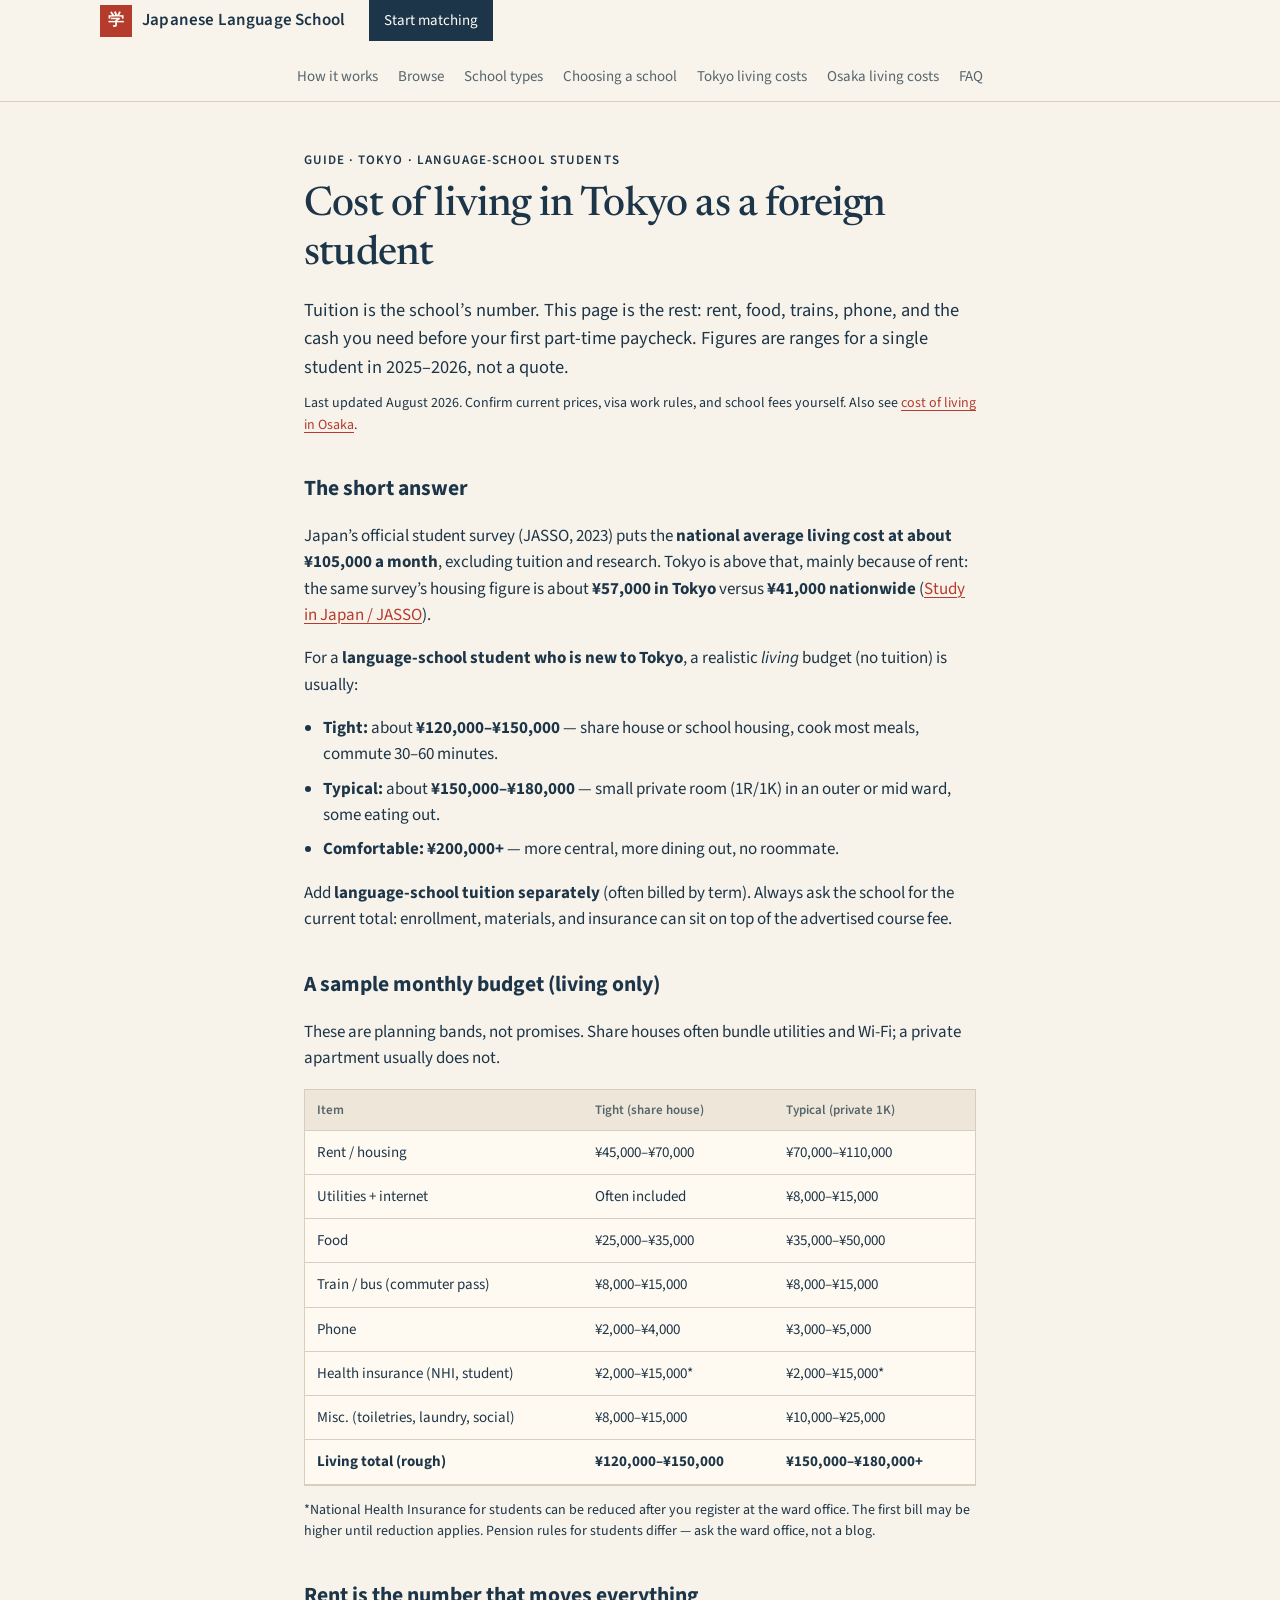
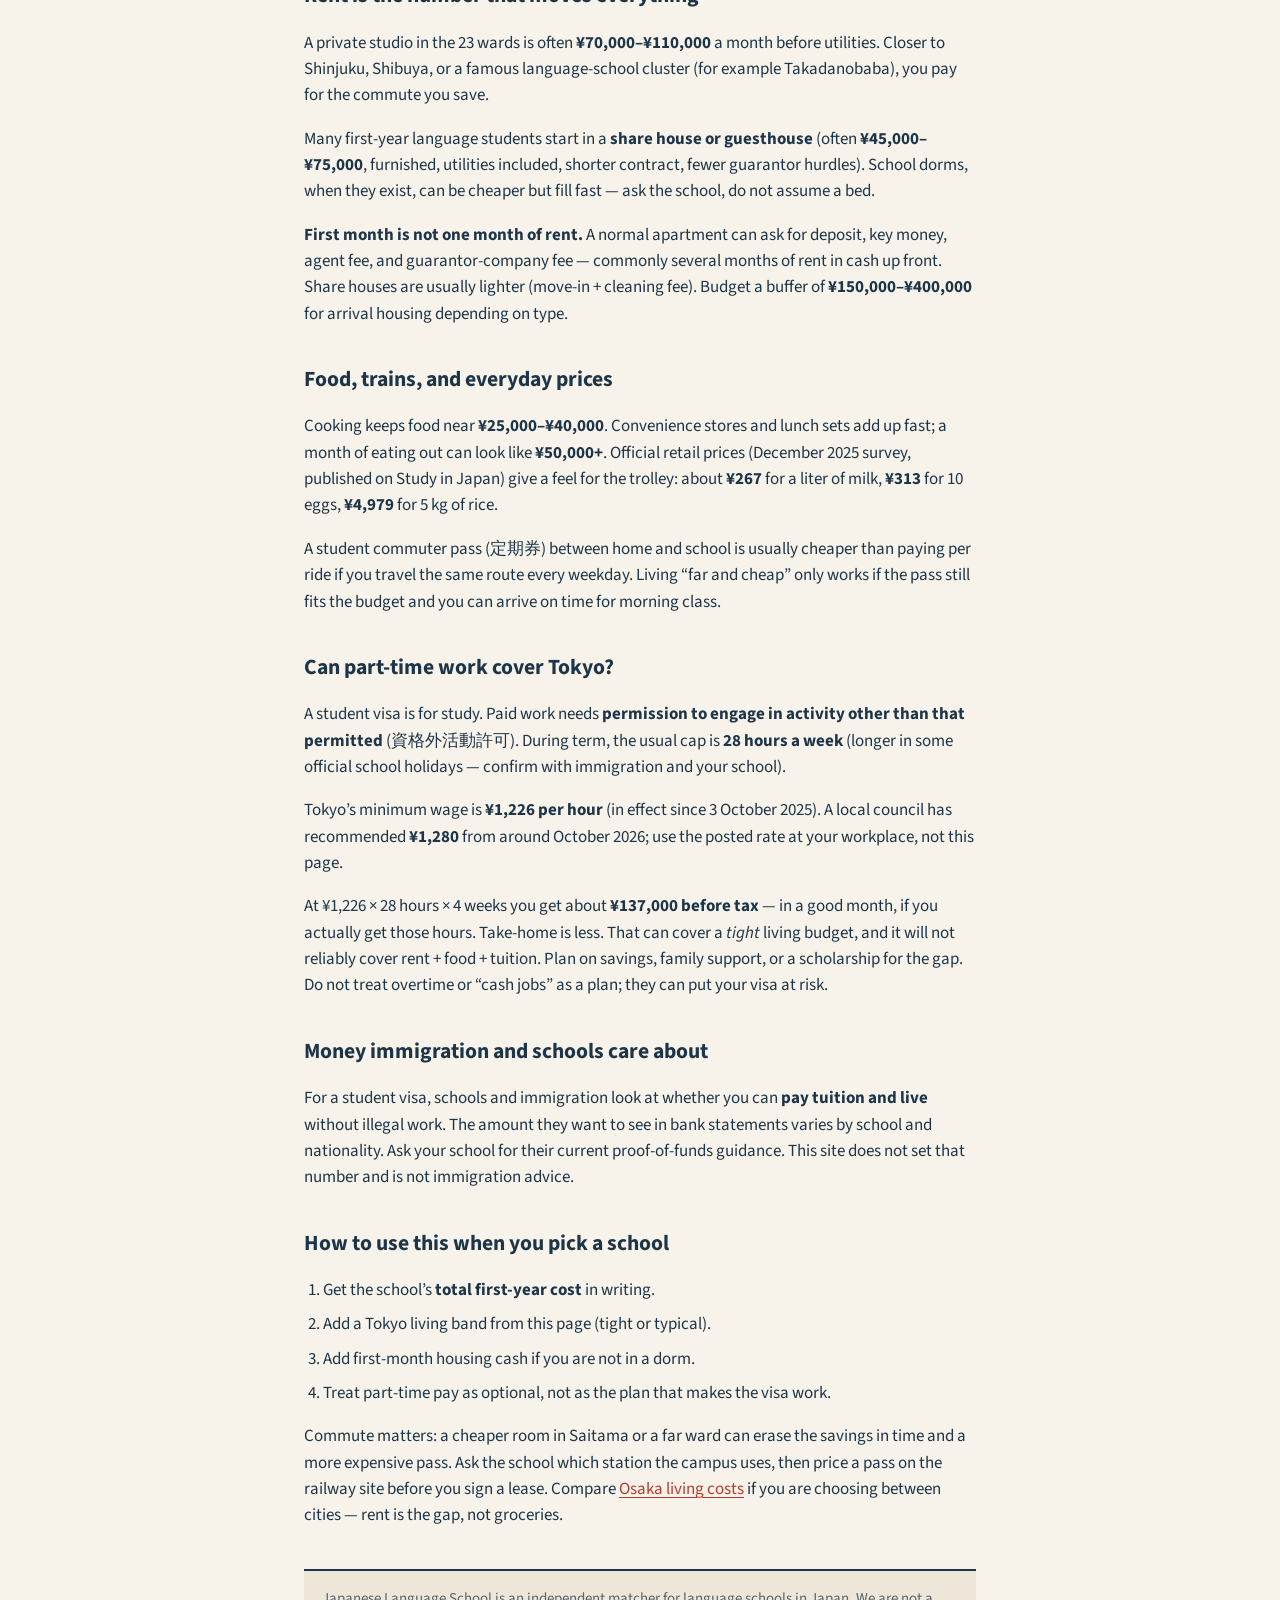
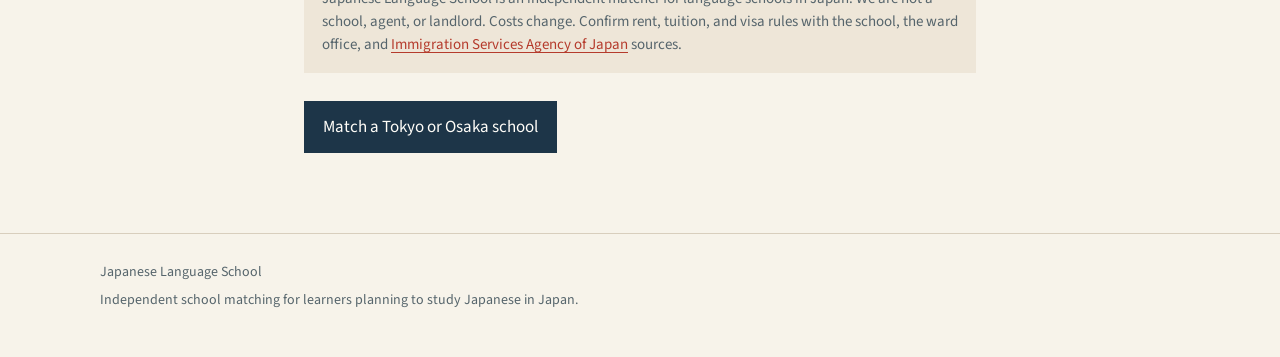
<file: tokyo-living-costs.html>
<!DOCTYPE html>
<html lang="en">
  <head>
    <script async src="https://pagead2.googlesyndication.com/pagead/js/adsbygoogle.js?client=ca-pub-7406253083388654" crossorigin="anonymous"></script>
    <meta charset="UTF-8" />
    <meta name="viewport" content="width=device-width, initial-scale=1.0" />
    <title>Cost of living in Tokyo as a foreign student — Japanese Language School</title>
    <meta
      name="description"
      content="A practical Tokyo living-cost guide for language-school students: rent, food, transport, first-month fees, and what part-time work can cover. Not tuition."
    />
    <link rel="preconnect" href="https://fonts.googleapis.com" />
    <link rel="preconnect" href="https://fonts.gstatic.com" crossorigin />
    <link
      href="https://fonts.googleapis.com/css2?family=Newsreader:ital,opsz,wght@0,6..72,500;0,6..72,600;1,6..72,500&family=Source+Sans+3:ital,wght@0,400;0,500;0,600;1,400&display=swap"
      rel="stylesheet"
    />
    <link rel="stylesheet" href="styles.css" />
  </head>
  <body>
    <header class="site-header">
      <div class="container header-inner">
        <a class="logo" href="index.html">
          <span class="logo-mark" aria-hidden="true">学</span>
          <span class="logo-text">Japanese Language School</span>
        </a>
        <nav class="nav" aria-label="Primary">
          <a href="index.html#how">How it works</a>
          <a href="index.html#browse">Browse</a>
          <a href="types-of-language-schools.html">School types</a>
          <a href="choosing-a-language-school.html">Choosing a school</a>
          <a href="tokyo-living-costs.html" aria-current="page">Tokyo living costs</a>
          <a href="osaka-living-costs.html">Osaka living costs</a>
          <a href="index.html#faq">FAQ</a>
        </nav>
        <a class="btn btn-primary btn-sm" href="index.html">Start matching</a>
      </div>
    </header>

    <main class="article" id="top">
      <article class="container article-wrap">
        <p class="eyebrow">Guide · Tokyo · language-school students</p>
        <h1>Cost of living in Tokyo as a foreign student</h1>
        <p class="article-lede">
          Tuition is the school’s number. This page is the rest: rent, food, trains,
          phone, and the cash you need before your first part-time paycheck.
          Figures are ranges for a single student in 2025–2026, not a quote.
        </p>
        <p class="article-meta">
          Last updated August 2026. Confirm current prices, visa work rules, and
          school fees yourself. Also see
          <a href="osaka-living-costs.html">cost of living in Osaka</a>.
        </p>

        <h2>The short answer</h2>
        <p>
          Japan’s official student survey (JASSO, 2023) puts the
          <strong>national average living cost at about ¥105,000 a month</strong>,
          excluding tuition and research. Tokyo is above that, mainly because of
          rent: the same survey’s housing figure is about
          <strong>¥57,000 in Tokyo</strong> versus <strong>¥41,000 nationwide</strong>
          (<a href="https://www.studyinjapan.go.jp/en/life/cost-of-living/" target="_blank" rel="noopener noreferrer">Study in Japan / JASSO</a>).
        </p>
        <p>
          For a <strong>language-school student who is new to Tokyo</strong>, a
          realistic <em>living</em> budget (no tuition) is usually:
        </p>
        <ul>
          <li><strong>Tight:</strong> about <strong>¥120,000–¥150,000</strong> — share house or school housing, cook most meals, commute 30–60 minutes.</li>
          <li><strong>Typical:</strong> about <strong>¥150,000–¥180,000</strong> — small private room (1R/1K) in an outer or mid ward, some eating out.</li>
          <li><strong>Comfortable:</strong> <strong>¥200,000+</strong> — more central, more dining out, no roommate.</li>
        </ul>
        <p>
          Add <strong>language-school tuition separately</strong> (often billed by term).
          Always ask the school for the current total: enrollment, materials, and
          insurance can sit on top of the advertised course fee.
        </p>

        <h2>A sample monthly budget (living only)</h2>
        <p>
          These are planning bands, not promises. Share houses often bundle
          utilities and Wi‑Fi; a private apartment usually does not.
        </p>
        <div class="table-scroll">
          <table class="cost-table">
            <thead>
              <tr>
                <th>Item</th>
                <th>Tight (share house)</th>
                <th>Typical (private 1K)</th>
              </tr>
            </thead>
            <tbody>
              <tr>
                <td>Rent / housing</td>
                <td>¥45,000–¥70,000</td>
                <td>¥70,000–¥110,000</td>
              </tr>
              <tr>
                <td>Utilities + internet</td>
                <td>Often included</td>
                <td>¥8,000–¥15,000</td>
              </tr>
              <tr>
                <td>Food</td>
                <td>¥25,000–¥35,000</td>
                <td>¥35,000–¥50,000</td>
              </tr>
              <tr>
                <td>Train / bus (commuter pass)</td>
                <td>¥8,000–¥15,000</td>
                <td>¥8,000–¥15,000</td>
              </tr>
              <tr>
                <td>Phone</td>
                <td>¥2,000–¥4,000</td>
                <td>¥3,000–¥5,000</td>
              </tr>
              <tr>
                <td>Health insurance (NHI, student)</td>
                <td>¥2,000–¥15,000*</td>
                <td>¥2,000–¥15,000*</td>
              </tr>
              <tr>
                <td>Misc. (toiletries, laundry, social)</td>
                <td>¥8,000–¥15,000</td>
                <td>¥10,000–¥25,000</td>
              </tr>
              <tr>
                <td><strong>Living total (rough)</strong></td>
                <td><strong>¥120,000–¥150,000</strong></td>
                <td><strong>¥150,000–¥180,000+</strong></td>
              </tr>
            </tbody>
          </table>
        </div>
        <p class="table-note">
          *National Health Insurance for students can be reduced after you register
          at the ward office. The first bill may be higher until reduction applies.
          Pension rules for students differ — ask the ward office, not a blog.
        </p>

        <h2>Rent is the number that moves everything</h2>
        <p>
          A private studio in the 23 wards is often
          <strong>¥70,000–¥110,000</strong> a month before utilities. Closer to
          Shinjuku, Shibuya, or a famous language-school cluster (for example
          Takadanobaba), you pay for the commute you save.
        </p>
        <p>
          Many first-year language students start in a
          <strong>share house or guesthouse</strong> (often
          <strong>¥45,000–¥75,000</strong>, furnished, utilities included, shorter
          contract, fewer guarantor hurdles). School dorms, when they exist, can be
          cheaper but fill fast — ask the school, do not assume a bed.
        </p>
        <p>
          <strong>First month is not one month of rent.</strong> A normal apartment
          can ask for deposit, key money, agent fee, and guarantor-company fee —
          commonly several months of rent in cash up front. Share houses are usually
          lighter (move-in + cleaning fee). Budget a buffer of
          <strong>¥150,000–¥400,000</strong> for arrival housing depending on type.
        </p>

        <h2>Food, trains, and everyday prices</h2>
        <p>
          Cooking keeps food near <strong>¥25,000–¥40,000</strong>. Convenience
          stores and lunch sets add up fast; a month of eating out can look like
          <strong>¥50,000+</strong>. Official retail prices (December 2025 survey,
          published on Study in Japan) give a feel for the trolley:
          about <strong>¥267</strong> for a liter of milk,
          <strong>¥313</strong> for 10 eggs,
          <strong>¥4,979</strong> for 5 kg of rice.
        </p>
        <p>
          A student commuter pass (定期券) between home and school is usually cheaper
          than paying per ride if you travel the same route every weekday. Living
          “far and cheap” only works if the pass still fits the budget and you can
          arrive on time for morning class.
        </p>

        <h2>Can part-time work cover Tokyo?</h2>
        <p>
          A student visa is for study. Paid work needs
          <strong>permission to engage in activity other than that permitted</strong>
          (資格外活動許可). During term, the usual cap is
          <strong>28 hours a week</strong> (longer in some official school holidays —
          confirm with immigration and your school).
        </p>
        <p>
          Tokyo’s minimum wage is <strong>¥1,226 per hour</strong> (in effect since
          3 October 2025). A local council has recommended
          <strong>¥1,280</strong> from around October 2026; use the posted rate at
          your workplace, not this page.
        </p>
        <p>
          At ¥1,226 × 28 hours × 4 weeks you get about
          <strong>¥137,000 before tax</strong> — in a good month, if you actually
          get those hours. Take-home is less. That can cover a <em>tight</em> living
          budget, and it will not reliably cover rent + food + tuition. Plan on
          savings, family support, or a scholarship for the gap. Do not treat
          overtime or “cash jobs” as a plan; they can put your visa at risk.
        </p>

        <h2>Money immigration and schools care about</h2>
        <p>
          For a student visa, schools and immigration look at whether you can
          <strong>pay tuition and live</strong> without illegal work. The amount
          they want to see in bank statements varies by school and nationality.
          Ask your school for their current proof-of-funds guidance. This site
          does not set that number and is not immigration advice.
        </p>

        <h2>How to use this when you pick a school</h2>
        <ol>
          <li>Get the school’s <strong>total first-year cost</strong> in writing.</li>
          <li>Add a Tokyo living band from this page (tight or typical).</li>
          <li>Add first-month housing cash if you are not in a dorm.</li>
          <li>Treat part-time pay as optional, not as the plan that makes the visa work.</li>
        </ol>
        <p>
          Commute matters: a cheaper room in Saitama or a far ward can erase the
          savings in time and a more expensive pass. Ask the school which station
          the campus uses, then price a pass on the railway site before you sign a
          lease. Compare
          <a href="osaka-living-costs.html">Osaka living costs</a>
          if you are choosing between cities — rent is the gap, not groceries.
        </p>

        <aside class="article-note">
          <p>
            Japanese Language School is an independent matcher for language schools
            in Japan. We are not a school, agent, or landlord. Costs change.
            Confirm rent, tuition, and visa rules with the school, the ward office,
            and
            <a href="https://www.isa.go.jp/en/index.html" target="_blank" rel="noopener noreferrer">Immigration Services Agency of Japan</a>
            sources.
          </p>
        </aside>

        <p class="article-cta">
          <a class="btn btn-primary" href="index.html">Match a Tokyo or Osaka school</a>
        </p>
      </article>
    </main>

    <footer class="site-footer">
      <div class="container footer-inner">
        <p>Japanese Language School</p>
        <p>Independent school matching for learners planning to study Japanese in Japan.</p>
      </div>
    </footer>
  </body>
</html>
</file>
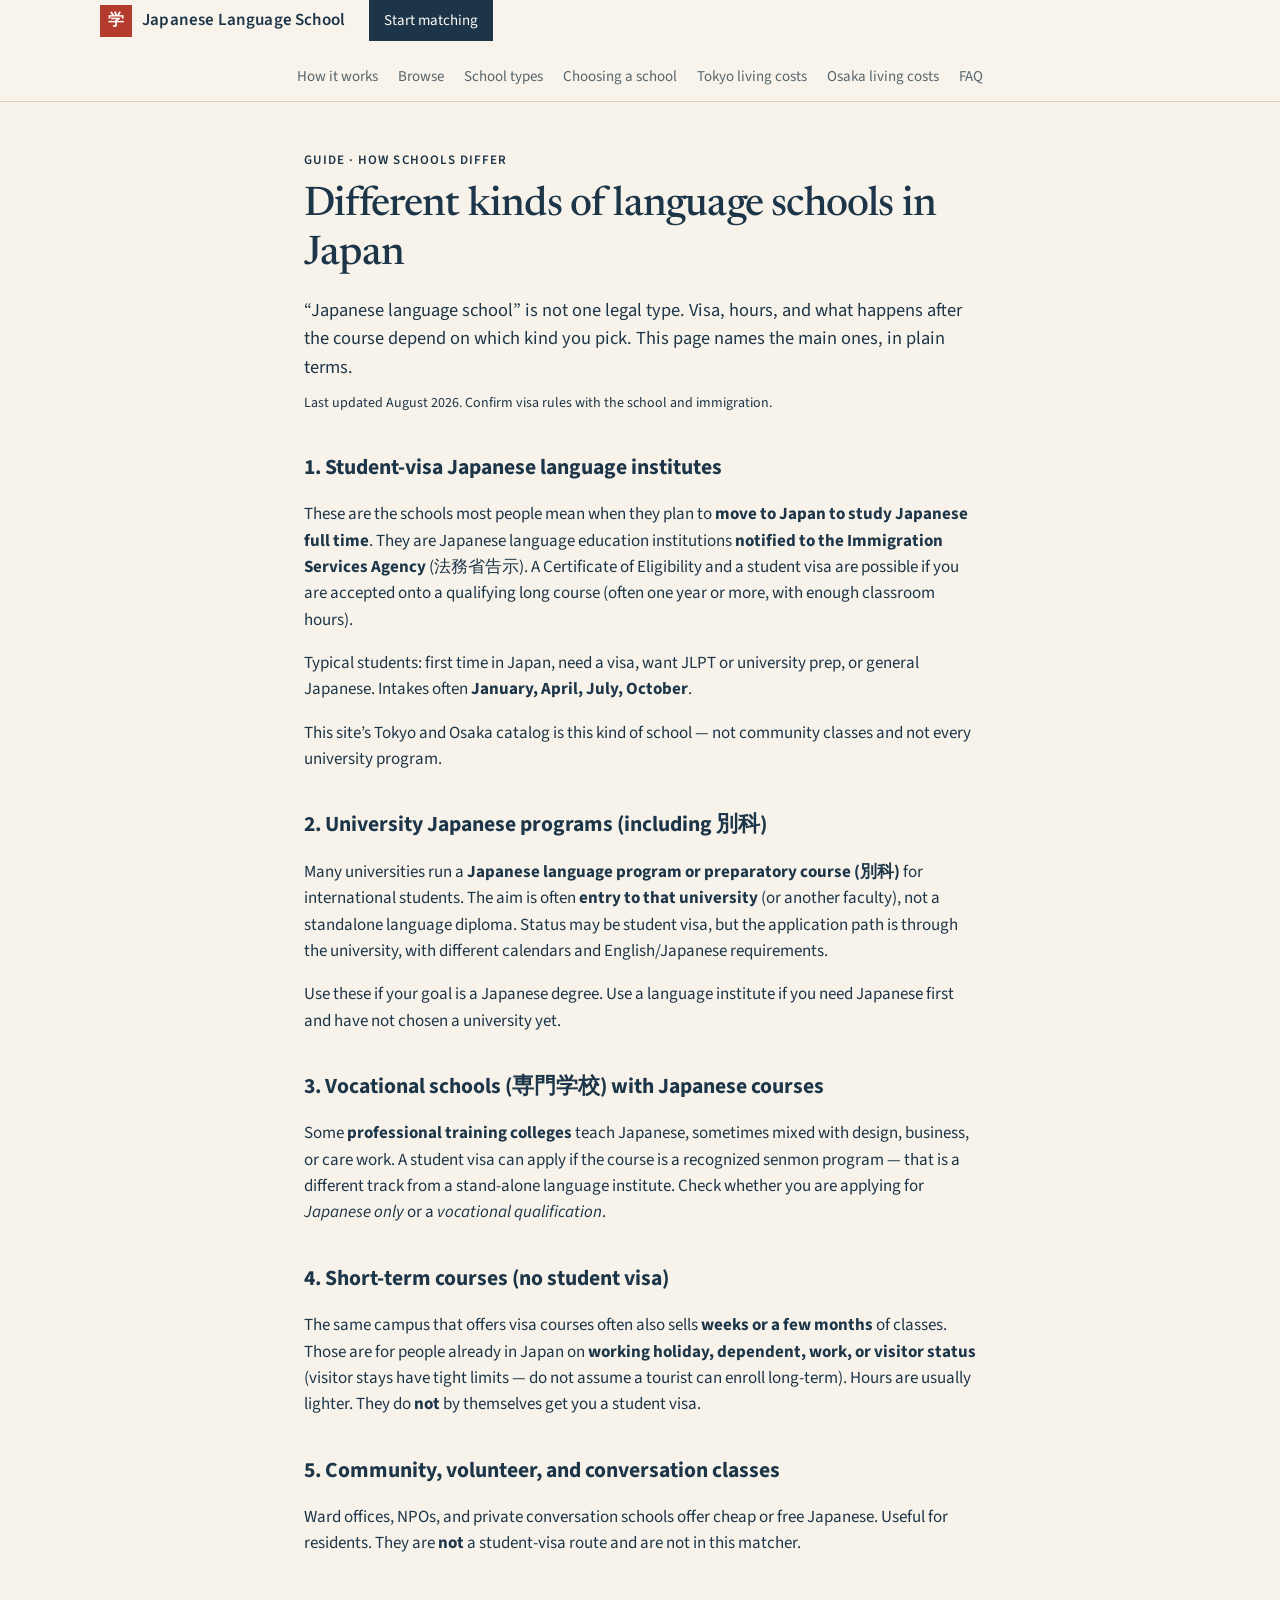
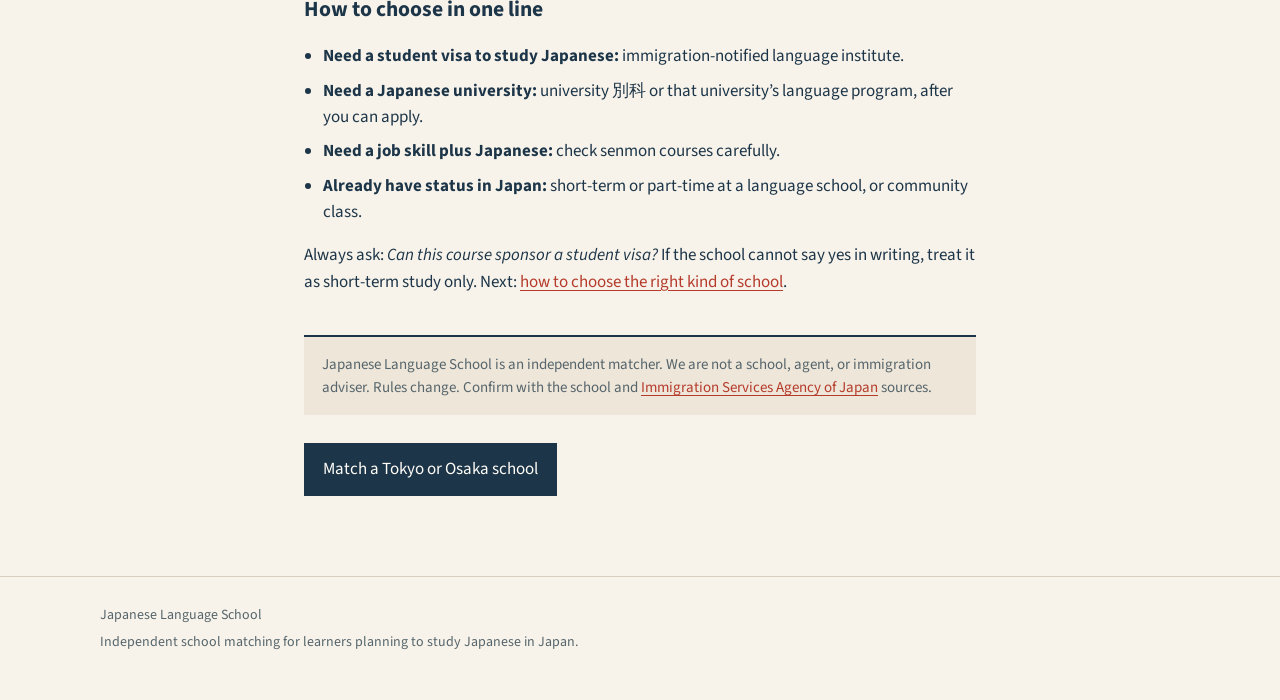
<file: types-of-language-schools.html>
<!DOCTYPE html>
<html lang="en">
  <head>
    <script async src="https://pagead2.googlesyndication.com/pagead/js/adsbygoogle.js?client=ca-pub-7406253083388654" crossorigin="anonymous"></script>
    <meta charset="UTF-8" />
    <meta name="viewport" content="width=device-width, initial-scale=1.0" />
    <title>Types of Japanese language schools in Japan — Japanese Language School</title>
    <meta
      name="description"
      content="A short guide to the main kinds of Japanese language schools in Japan: student-visa institutes, university programs, vocational courses, and short-term classes."
    />
    <link rel="preconnect" href="https://fonts.googleapis.com" />
    <link rel="preconnect" href="https://fonts.gstatic.com" crossorigin />
    <link
      href="https://fonts.googleapis.com/css2?family=Newsreader:ital,opsz,wght@0,6..72,500;0,6..72,600;1,6..72,500&family=Source+Sans+3:ital,wght@0,400;0,500;0,600;1,400&display=swap"
      rel="stylesheet"
    />
    <link rel="stylesheet" href="styles.css" />
  </head>
  <body>
    <header class="site-header">
      <div class="container header-inner">
        <a class="logo" href="index.html">
          <span class="logo-mark" aria-hidden="true">学</span>
          <span class="logo-text">Japanese Language School</span>
        </a>
        <nav class="nav" aria-label="Primary">
          <a href="index.html#how">How it works</a>
          <a href="index.html#browse">Browse</a>
          <a href="types-of-language-schools.html" aria-current="page">School types</a>
          <a href="choosing-a-language-school.html">Choosing a school</a>
          <a href="tokyo-living-costs.html">Tokyo living costs</a>
          <a href="osaka-living-costs.html">Osaka living costs</a>
          <a href="index.html#faq">FAQ</a>
        </nav>
        <a class="btn btn-primary btn-sm" href="index.html">Start matching</a>
      </div>
    </header>

    <main class="article" id="top">
      <article class="container article-wrap">
        <p class="eyebrow">Guide · how schools differ</p>
        <h1>Different kinds of language schools in Japan</h1>
        <p class="article-lede">
          “Japanese language school” is not one legal type. Visa, hours, and what
          happens after the course depend on which kind you pick. This page names
          the main ones, in plain terms.
        </p>
        <p class="article-meta">Last updated August 2026. Confirm visa rules with the school and immigration.</p>

        <h2>1. Student-visa Japanese language institutes</h2>
        <p>
          These are the schools most people mean when they plan to
          <strong>move to Japan to study Japanese full time</strong>. They are
          Japanese language education institutions
          <strong>notified to the Immigration Services Agency</strong>
          (法務省告示). A Certificate of Eligibility and a student visa are
          possible if you are accepted onto a qualifying long course (often one
          year or more, with enough classroom hours).
        </p>
        <p>
          Typical students: first time in Japan, need a visa, want JLPT or
          university prep, or general Japanese. Intakes often
          <strong>January, April, July, October</strong>.
        </p>
        <p>
          This site’s Tokyo and Osaka catalog is this kind of school — not
          community classes and not every university program.
        </p>

        <h2>2. University Japanese programs (including 別科)</h2>
        <p>
          Many universities run a
          <strong>Japanese language program or preparatory course (別科)</strong>
          for international students. The aim is often
          <strong>entry to that university</strong> (or another faculty), not a
          standalone language diploma. Status may be student visa, but the
          application path is through the university, with different calendars
          and English/Japanese requirements.
        </p>
        <p>
          Use these if your goal is a Japanese degree. Use a language institute
          if you need Japanese first and have not chosen a university yet.
        </p>

        <h2>3. Vocational schools (専門学校) with Japanese courses</h2>
        <p>
          Some <strong>professional training colleges</strong> teach Japanese,
          sometimes mixed with design, business, or care work. A student visa
          can apply if the course is a recognized senmon program — that is a
          different track from a stand-alone language institute. Check whether
          you are applying for <em>Japanese only</em> or a
          <em>vocational qualification</em>.
        </p>

        <h2>4. Short-term courses (no student visa)</h2>
        <p>
          The same campus that offers visa courses often also sells
          <strong>weeks or a few months</strong> of classes. Those are for
          people already in Japan on
          <strong>working holiday, dependent, work, or visitor status</strong>
          (visitor stays have tight limits — do not assume a tourist can enroll
          long-term). Hours are usually lighter. They do
          <strong>not</strong> by themselves get you a student visa.
        </p>

        <h2>5. Community, volunteer, and conversation classes</h2>
        <p>
          Ward offices, NPOs, and private conversation schools offer cheap or
          free Japanese. Useful for residents. They are
          <strong>not</strong> a student-visa route and are not in this matcher.
        </p>

        <h2>How to choose in one line</h2>
        <ul>
          <li><strong>Need a student visa to study Japanese:</strong> immigration-notified language institute.</li>
          <li><strong>Need a Japanese university:</strong> university 別科 or that university’s language program, after you can apply.</li>
          <li><strong>Need a job skill plus Japanese:</strong> check senmon courses carefully.</li>
          <li><strong>Already have status in Japan:</strong> short-term or part-time at a language school, or community class.</li>
        </ul>
        <p>
          Always ask: <em>Can this course sponsor a student visa?</em> If the
          school cannot say yes in writing, treat it as short-term study only.
          Next:
          <a href="choosing-a-language-school.html">how to choose the right kind of school</a>.
        </p>

        <aside class="article-note">
          <p>
            Japanese Language School is an independent matcher. We are not a
            school, agent, or immigration adviser. Rules change. Confirm with the
            school and
            <a href="https://www.isa.go.jp/en/index.html" target="_blank" rel="noopener noreferrer">Immigration Services Agency of Japan</a>
            sources.
          </p>
        </aside>

        <p class="article-cta">
          <a class="btn btn-primary" href="index.html">Match a Tokyo or Osaka school</a>
        </p>
      </article>
    </main>

    <footer class="site-footer">
      <div class="container footer-inner">
        <p>Japanese Language School</p>
        <p>Independent school matching for learners planning to study Japanese in Japan.</p>
      </div>
    </footer>
  </body>
</html>
</file>
<file: styles.css>
:root {
  --paper: #f7f3ea;
  --paper-2: #eee6d8;
  --ink: #1d3548;
  --ink-soft: #56656c;
  --line: #d8cebd;
  --accent: #b53b2c;
  --accent-hover: #922e23;
  --white: #fffdf8;
  --card: #fffaf1;
  --shadow: none;
  --serif: "Noto Serif JP", "Newsreader", "Iowan Old Style", Georgia, serif;
  --sans: "Noto Sans JP", "Source Sans 3", "Segoe UI", sans-serif;
  --max: 1080px;
}

*,
*::before,
*::after {
  box-sizing: border-box;
}

html {
  scroll-behavior: smooth;
}

body {
  margin: 0;
  background: var(--paper);
  color: var(--ink);
  font-family: var(--sans);
  font-size: 17px;
  line-height: 1.55;
}

img {
  max-width: 100%;
}

a {
  color: var(--accent);
  text-decoration-thickness: 1px;
  text-underline-offset: 3px;
}

a:hover {
  color: var(--accent-hover);
}

.container {
  width: min(var(--max), calc(100% - 40px));
  margin-inline: auto;
}

.site-header {
  position: sticky;
  top: 0;
  z-index: 20;
  background: color-mix(in srgb, var(--paper) 92%, white);
  border-bottom: 1px solid var(--line);
}

.header-inner {
  display: flex;
  align-items: center;
  flex-wrap: wrap;
  gap: 24px;
  min-height: 64px;
}

.logo {
  display: flex;
  align-items: center;
  gap: 10px;
  color: var(--ink);
  text-decoration: none;
  font-weight: 600;
  letter-spacing: 0.01em;
}

.logo-mark {
  display: grid;
  place-items: center;
  width: 32px;
  height: 32px;
  border: 1px solid var(--accent);
  background: var(--accent);
  color: var(--white);
  font-family: var(--serif);
  font-size: 16px;
  line-height: 1;
}

.nav {
  order: 3;
  display: flex;
  flex: 1 0 100%;
  justify-content: center;
  gap: 20px;
  margin-left: 0;
  padding-bottom: 12px;
}

.nav a {
  color: var(--ink-soft);
  text-decoration: none;
  font-size: 15px;
}

.nav a:hover {
  color: var(--ink);
}

.btn {
  display: inline-flex;
  flex-direction: column;
  align-items: flex-start;
  gap: 0;
  border: 1px solid transparent;
  background: transparent;
  color: inherit;
  font: inherit;
  cursor: pointer;
  text-decoration: none;
  padding: 12px 18px;
}

.btn-primary {
  background: var(--ink);
  color: var(--white);
  border-color: var(--ink);
}

.btn-primary:hover {
  background: #2c2823;
  color: var(--white);
}

.btn-ghost {
  border-color: var(--line);
  color: var(--ink);
}

.btn-ghost:hover {
  border-color: var(--ink);
  color: var(--ink);
}

.btn-sm {
  padding: 8px 14px;
  font-size: 15px;
}

.header-actions {
  order: 2;
  display: flex;
  align-items: center;
  gap: 16px;
  margin-left: auto;
}

.header-contact {
  color: var(--ink-soft);
  font-size: 15px;
  text-decoration: none;
}

.header-contact:hover {
  color: var(--ink);
  text-decoration: underline;
}

.btn-meta {
  font-size: 12px;
  font-weight: 400;
  opacity: 0.72;
}

.hero {
  padding: 64px 0 72px;
  border-bottom: 1px solid var(--line);
  background-color: var(--paper);
  background-image:
    radial-gradient(circle at 0 100%, transparent 15px, rgba(29, 53, 72, 0.045) 16px, transparent 17px),
    radial-gradient(circle at 16px 100%, transparent 15px, rgba(29, 53, 72, 0.045) 16px, transparent 17px);
  background-size: 32px 16px;
}

.hero-grid {
  display: grid;
  grid-template-columns: 1.15fr 0.85fr;
  gap: 48px;
  align-items: start;
}

.eyebrow {
  margin: 0 0 12px;
  color: var(--accent);
  font-size: 13px;
  font-weight: 600;
  letter-spacing: 0.08em;
  text-transform: uppercase;
}

h1,
.section-title,
.hero-card-title,
.closing h2,
.trust h2,
.guide h2 {
  font-family: var(--serif);
  font-weight: 500;
  letter-spacing: -0.02em;
  line-height: 1.18;
}

h1 {
  margin: 0 0 18px;
  font-size: clamp(2rem, 4.4vw, 3.15rem);
}

.lede {
  margin: 0 0 28px;
  color: var(--ink-soft);
  font-size: 1.08rem;
  max-width: 38rem;
}

.hero-actions {
  display: flex;
  flex-wrap: wrap;
  gap: 12px;
  margin-bottom: 18px;
}

.hero-note {
  margin: 0;
  color: var(--ink-soft);
  font-size: 14px;
  max-width: 36rem;
}

.hero-card {
  background: var(--card);
  border: 1px solid var(--line);
  padding: 28px 26px 24px;
}

.hero-card-kicker {
  margin: 0;
  font-size: 12px;
  letter-spacing: 0.12em;
  text-transform: uppercase;
  color: var(--ink-soft);
}

.hero-card-score {
  margin: 10px 0 4px;
  font-family: var(--serif);
  font-size: 2rem;
  color: var(--accent);
}

.hero-card-title {
  margin: 0;
  font-size: 1.45rem;
}

.hero-card-meta {
  margin: 6px 0 16px;
  color: var(--ink-soft);
  font-size: 15px;
}

.why-list {
  margin: 0;
  padding-left: 18px;
}

.why-list li + li {
  margin-top: 6px;
}

.tradeoff {
  margin: 16px 0 0;
  padding-top: 14px;
  border-top: 1px solid var(--line);
  color: var(--ink-soft);
  font-size: 14px;
}

.personas,
.how,
.compare-what,
.browse,
.guide,
.faq {
  padding: 72px 0;
  border-bottom: 1px solid var(--line);
}

.section-title {
  margin: 0 0 10px;
  font-size: clamp(1.6rem, 3vw, 2.1rem);
}

.section-title::after {
  content: "";
  display: block;
  width: 42px;
  height: 2px;
  margin-top: 12px;
  background: var(--accent);
}

.section-lead {
  margin: 0 0 32px;
  color: var(--ink-soft);
  max-width: 38rem;
}

.card-row {
  display: grid;
  grid-template-columns: repeat(3, 1fr);
  gap: 20px;
}

.plain-card {
  padding: 8px 4px 0 0;
  border-top: 2px solid var(--ink);
}

.plain-card h3 {
  margin: 16px 0 8px;
  font-size: 1.05rem;
}

.plain-card p {
  margin: 0;
  color: var(--ink-soft);
}

.steps {
  list-style: none;
  margin: 0;
  padding: 0;
  display: grid;
  grid-template-columns: repeat(3, 1fr);
  gap: 28px;
}

.steps li {
  display: grid;
  grid-template-columns: auto 1fr;
  gap: 14px;
}

.step-num {
  font-family: var(--serif);
  font-size: 1.4rem;
  color: var(--accent);
  line-height: 1;
}

.steps h3 {
  margin: 0 0 6px;
  font-size: 1.05rem;
}

.steps p {
  margin: 0;
  color: var(--ink-soft);
}

.split {
  display: grid;
  grid-template-columns: 0.9fr 1.1fr;
  gap: 40px;
  align-items: start;
}

.compare-grid {
  display: grid;
  grid-template-columns: 1fr 1fr;
  gap: 10px 24px;
  margin: 0;
  padding: 0;
  list-style: none;
}

.compare-grid li {
  padding: 10px 0;
  border-bottom: 1px solid var(--line);
}

.trust {
  padding: 56px 0;
  border-bottom: 1px solid var(--line);
}

.trust-box {
  max-width: 720px;
}

.trust h2 {
  margin: 0 0 12px;
  font-size: 1.8rem;
}

.trust p {
  margin: 0;
  color: var(--ink-soft);
}

.chip-block + .chip-block {
  margin-top: 28px;
}

.chip-block h3 {
  margin: 0 0 12px;
  font-size: 0.95rem;
  font-weight: 600;
}

.chips {
  display: flex;
  flex-wrap: wrap;
  gap: 8px;
}

.chip {
  font: inherit;
  font-size: 15px;
  background: var(--card);
  border: 1px solid var(--line);
  color: var(--ink);
  padding: 8px 14px;
  cursor: pointer;
}

.chip:hover,
.chip.is-active {
  border-color: var(--ink);
}

.school-grid {
  display: grid;
  gap: 16px;
  margin-top: 28px;
}

.school-card {
  background: var(--card);
  border: 1px solid var(--line);
  padding: 18px 20px;
  display: grid;
  grid-template-columns: 1fr auto;
  gap: 8px 16px;
}

.school-card h3 {
  margin: 0;
  font-family: var(--serif);
  font-weight: 500;
  font-size: 1.25rem;
}

.school-card p {
  margin: 0;
  color: var(--ink-soft);
  font-size: 15px;
}

.school-card .score {
  font-family: var(--serif);
  color: var(--accent);
  font-size: 1.25rem;
}

.guide-inner {
  max-width: 640px;
}

.guide-note {
  color: var(--ink-soft);
  font-size: 14px;
}

.faq-list {
  max-width: 720px;
}

details {
  border-top: 1px solid var(--line);
  padding: 14px 0;
}

details:last-child {
  border-bottom: 1px solid var(--line);
}

summary {
  cursor: pointer;
  font-weight: 600;
}

details p {
  margin: 8px 0 0;
  color: var(--ink-soft);
}

.contact {
  padding: 72px 0;
  border-bottom: 1px solid var(--line);
}

.contact-layout {
  display: grid;
  grid-template-columns: 0.85fr 1.15fr;
  gap: 48px;
  align-items: start;
}

.contact-copy .section-lead {
  margin-bottom: 18px;
}

.contact-note,
.contact-privacy {
  color: var(--ink-soft);
  font-size: 14px;
}

.contact-form {
  display: grid;
  gap: 10px;
  padding: 24px;
  border: 1px solid var(--line);
  background: var(--card);
}

.contact-form label {
  margin-top: 6px;
  font-weight: 600;
  font-size: 15px;
}

.contact-form input,
.contact-form select,
.contact-form textarea {
  width: 100%;
  border: 1px solid var(--line);
  border-radius: 0;
  background: var(--white);
  color: var(--ink);
  font: inherit;
  padding: 11px 12px;
}

.contact-form textarea {
  resize: vertical;
}

.contact-form input:focus,
.contact-form select:focus,
.contact-form textarea:focus {
  outline: 2px solid var(--accent);
  outline-offset: 2px;
}

.contact-submit {
  justify-self: start;
  margin-top: 8px;
}

.contact-privacy {
  margin: 0;
}

.contact-honeypot {
  position: absolute;
  left: -10000px;
}

.compare-empty-state {
  margin: 18px 0;
  padding: 20px 22px;
  border: 1px dashed var(--line);
  background: var(--card);
  color: var(--ink-soft);
}

.compare-controls select {
  border-color: var(--line) !important;
  color: var(--ink);
  font: inherit;
}

.compare-course-card {
  border-color: var(--line) !important;
  border-radius: 2px !important;
  background: var(--card) !important;
}

.closing {
  padding: 80px 0;
  background: var(--paper-2);
}

.closing-inner {
  display: flex;
  flex-wrap: wrap;
  align-items: center;
  justify-content: space-between;
  gap: 20px;
}

.closing h2 {
  margin: 0;
  font-size: clamp(1.6rem, 3vw, 2.2rem);
  max-width: 16ch;
}

.site-footer {
  padding: 28px 0 40px;
  border-top: 1px solid var(--line);
  color: var(--ink-soft);
  font-size: 14px;
}

.footer-inner p {
  margin: 0 0 6px;
}

.quiz {
  position: fixed;
  inset: 0;
  z-index: 40;
  background: color-mix(in srgb, var(--ink) 35%, transparent);
  display: grid;
  place-items: center;
  padding: 20px;
}

.quiz[hidden] {
  display: none;
}

.quiz-panel {
  width: min(640px, 100%);
  max-height: min(92vh, 820px);
  overflow: auto;
  background: var(--white);
  border: 1px solid var(--line);
}

.quiz-bar {
  display: flex;
  justify-content: space-between;
  align-items: center;
  padding: 14px 18px;
  border-bottom: 1px solid var(--line);
}

.quiz-brand {
  margin: 0;
  font-weight: 600;
}

.quiz-close {
  font: inherit;
  background: none;
  border: 0;
  color: var(--ink-soft);
  cursor: pointer;
}

.quiz-progress {
  height: 3px;
  background: var(--paper-2);
}

.quiz-progress-fill {
  height: 100%;
  width: 0;
  background: var(--accent);
}

.quiz-step {
  padding: 28px 24px 32px;
}

.quiz-step h2 {
  margin: 0 0 8px;
  font-family: var(--serif);
  font-weight: 500;
  font-size: 1.55rem;
}

.quiz-help {
  margin: 0 0 20px;
  color: var(--ink-soft);
  font-size: 15px;
}

.options {
  display: grid;
  gap: 8px;
}

.option {
  text-align: left;
  font: inherit;
  padding: 12px 14px;
  border: 1px solid var(--line);
  background: var(--card);
  cursor: pointer;
}

.option:hover,
.option.is-selected {
  border-color: var(--ink);
}

.quiz-nav {
  display: flex;
  justify-content: space-between;
  gap: 12px;
  margin-top: 24px;
}

.result-item {
  border-top: 1px solid var(--line);
  padding: 18px 0;
}

.result-item:first-of-type {
  border-top: 0;
}

.result-head {
  display: flex;
  justify-content: space-between;
  gap: 12px;
  align-items: baseline;
}

.result-item h3 {
  margin: 0;
  font-family: var(--serif);
  font-weight: 500;
  font-size: 1.25rem;
}

.result-item .score {
  color: var(--accent);
  font-family: var(--serif);
}

.result-item ul {
  margin: 10px 0 0;
  padding-left: 18px;
  color: var(--ink-soft);
}

.result-links {
  display: flex;
  flex-wrap: wrap;
  gap: 12px 18px;
  margin: 8px 0 0;
  font-size: 15px;
}

.result-facts {
  margin: 14px 0 0;
  display: grid;
  gap: 8px 16px;
}

.result-facts div {
  display: grid;
  grid-template-columns: 7.5rem 1fr;
  gap: 8px;
  align-items: start;
}

.result-facts dt {
  margin: 0;
  font-size: 13px;
  font-weight: 600;
  color: var(--ink-soft);
}

.result-facts dd {
  margin: 0;
  font-size: 15px;
}

.article {
  padding: 48px 0 80px;
}

.article-wrap {
  max-width: 42rem;
}

.article h1 {
  margin: 0 0 16px;
  font-size: clamp(1.85rem, 4vw, 2.55rem);
  line-height: 1.2;
}

.article-lede {
  font-size: 1.15rem;
  color: var(--ink-soft);
  margin: 0 0 12px;
}

.article-meta {
  margin: 0 0 36px;
  font-size: 14px;
  color: var(--ink-soft);
}

.article h2 {
  margin: 36px 0 12px;
  font-size: 1.35rem;
}

.article p,
.article li {
  color: var(--ink);
}

.article ul,
.article ol {
  padding-left: 1.2rem;
}

.article li {
  margin: 0 0 8px;
}

.table-scroll {
  overflow-x: auto;
  margin: 16px 0 8px;
  border: 1px solid var(--line);
  background: var(--card);
}

.cost-table {
  width: 100%;
  border-collapse: collapse;
  font-size: 15px;
}

.cost-table th,
.cost-table td {
  text-align: left;
  padding: 10px 12px;
  border-bottom: 1px solid var(--line);
  vertical-align: top;
}

.cost-table th {
  font-size: 13px;
  font-weight: 600;
  color: var(--ink-soft);
  background: var(--paper-2);
}

.table-note {
  font-size: 14px;
  color: var(--ink-soft);
}

.article-note {
  margin: 40px 0 28px;
  padding: 16px 18px;
  border-top: 2px solid var(--ink);
  background: var(--paper-2);
}

.article-note p {
  margin: 0;
  font-size: 15px;
  color: var(--ink-soft);
}

.article-cta {
  margin: 8px 0 0;
}

@media (max-width: 860px) {
  .nav {
    display: none;
  }

  .header-actions {
    flex-basis: auto;
  }

  .hero-grid,
  .card-row,
  .steps,
  .split,
  .compare-grid,
  .contact-layout {
    grid-template-columns: 1fr;
  }

  .hero {
    padding-top: 40px;
  }

  .school-card {
    grid-template-columns: 1fr;
  }
}
</file>
